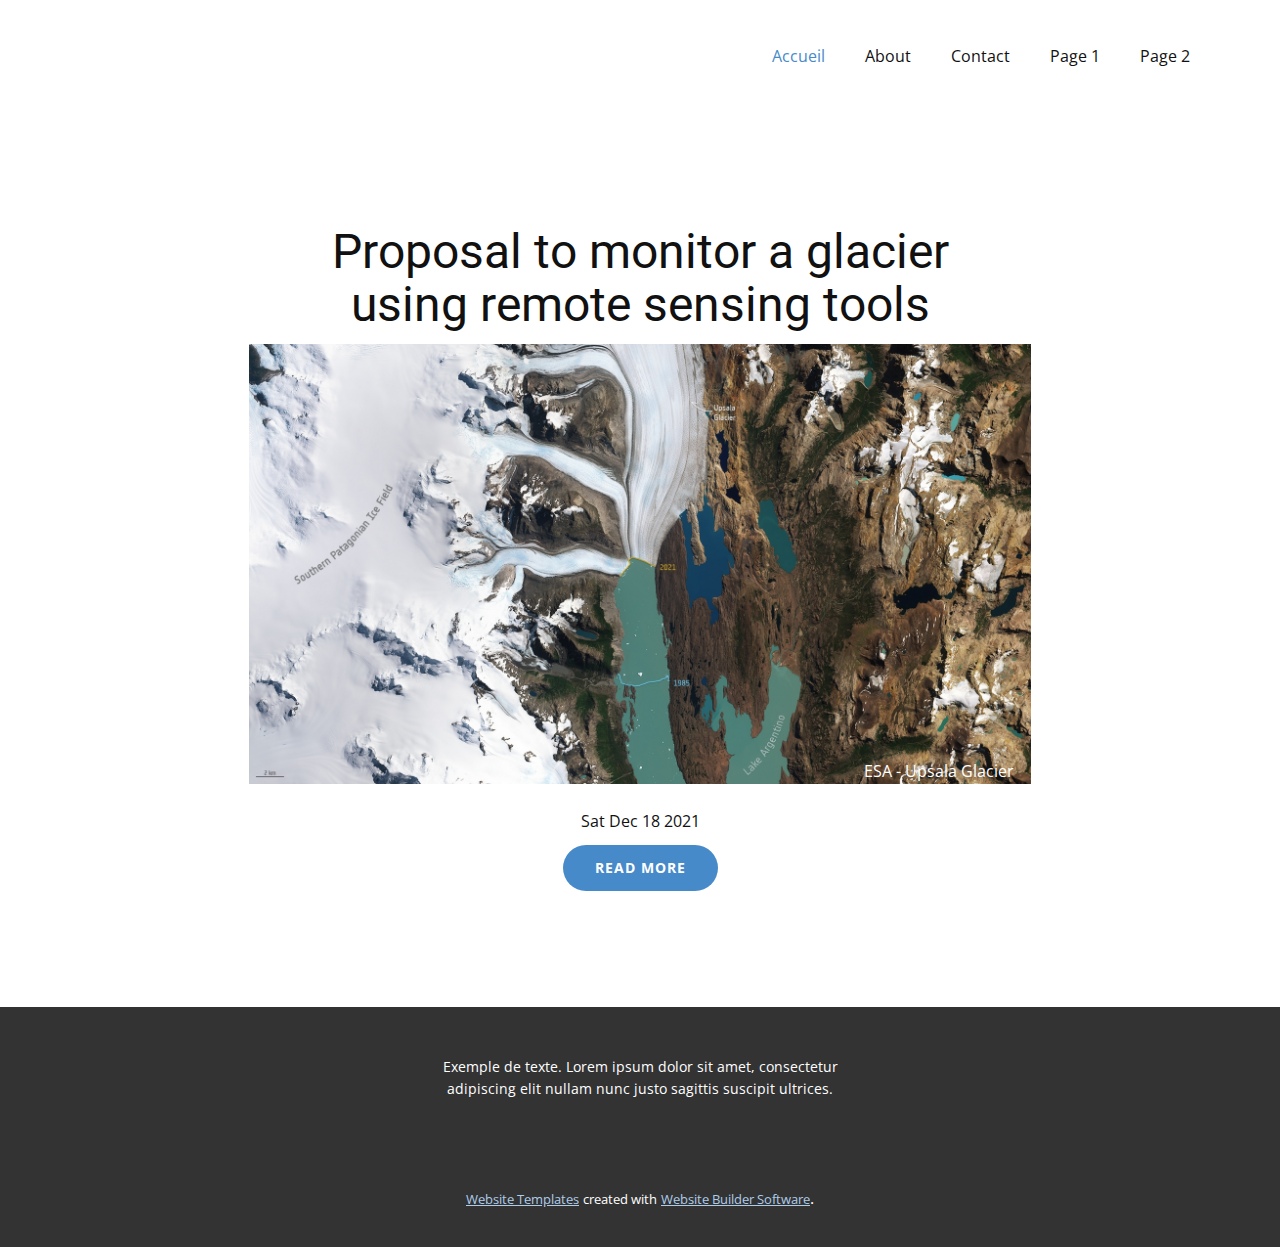
<file: index.html>
<!DOCTYPE html>
<html style="font-size: 16px;">
  <head>
    <meta name="viewport" content="width=device-width, initial-scale=1.0">
    <meta charset="utf-8">
    <meta name="keywords" content="Post 1 Headline">
    <meta name="description" content="">
    <meta name="page_type" content="np-template-header-footer-from-plugin">
    <title>Accueil</title>
    <link rel="stylesheet" href="nicepage.css" media="screen">
<link rel="stylesheet" href="Accueil.css" media="screen">
    <script class="u-script" type="text/javascript" src="jquery.js" defer=""></script>
    <script class="u-script" type="text/javascript" src="nicepage.js" defer=""></script>
    <meta name="generator" content="Nicepage 3.25.0, nicepage.com">
    <link id="u-theme-google-font" rel="stylesheet" href="https://fonts.googleapis.com/css?family=Roboto:100,100i,300,300i,400,400i,500,500i,700,700i,900,900i|Open+Sans:300,300i,400,400i,600,600i,700,700i,800,800i">
    
    
    <script type="application/ld+json">{
		"@context": "http://schema.org",
		"@type": "Organization",
		"name": ""
}</script>
    <meta name="theme-color" content="#478ac9">
    <meta property="og:title" content="Accueil">
    <meta property="og:type" content="website">
  </head>
  <body data-home-page="Accueil.html" data-home-page-title="Accueil" class="u-body"><header class="u-clearfix u-header u-header" id="sec-ab85"><div class="u-clearfix u-sheet u-sheet-1">
        <nav class="u-menu u-menu-dropdown u-offcanvas u-menu-1">
          <div class="menu-collapse" style="font-size: 1rem; letter-spacing: 0px;">
            <a class="u-button-style u-custom-left-right-menu-spacing u-custom-padding-bottom u-custom-top-bottom-menu-spacing u-nav-link u-text-active-palette-1-base u-text-hover-palette-2-base" href="#">
              <svg><use xmlns:xlink="http://www.w3.org/1999/xlink" xlink:href="#menu-hamburger"></use></svg>
              <svg version="1.1" xmlns="http://www.w3.org/2000/svg" xmlns:xlink="http://www.w3.org/1999/xlink"><defs><symbol id="menu-hamburger" viewBox="0 0 16 16" style="width: 16px; height: 16px;"><rect y="1" width="16" height="2"></rect><rect y="7" width="16" height="2"></rect><rect y="13" width="16" height="2"></rect>
</symbol>
</defs></svg>
            </a>
          </div>
          <div class="u-nav-container">
            <ul class="u-nav u-unstyled u-nav-1"><li class="u-nav-item"><a class="u-button-style u-nav-link u-text-active-palette-1-base u-text-hover-palette-2-base" href="Accueil.html" style="padding: 10px 20px;">Accueil</a>
</li><li class="u-nav-item"><a class="u-button-style u-nav-link u-text-active-palette-1-base u-text-hover-palette-2-base" href="About.html" style="padding: 10px 20px;">About</a>
</li><li class="u-nav-item"><a class="u-button-style u-nav-link u-text-active-palette-1-base u-text-hover-palette-2-base" href="Contact.html" style="padding: 10px 20px;">Contact</a>
</li><li class="u-nav-item"><a class="u-button-style u-nav-link u-text-active-palette-1-base u-text-hover-palette-2-base" href="Page-1.html" style="padding: 10px 20px;">Page 1</a>
</li><li class="u-nav-item"><a class="u-button-style u-nav-link u-text-active-palette-1-base u-text-hover-palette-2-base" href="Page-2.html" style="padding: 10px 20px;">Page 2</a>
</li></ul>
          </div>
          <div class="u-nav-container-collapse">
            <div class="u-black u-container-style u-inner-container-layout u-opacity u-opacity-95 u-sidenav">
              <div class="u-sidenav-overflow">
                <div class="u-menu-close"></div>
                <ul class="u-align-center u-nav u-popupmenu-items u-unstyled u-nav-2"><li class="u-nav-item"><a class="u-button-style u-nav-link" href="Accueil.html">Accueil</a>
</li><li class="u-nav-item"><a class="u-button-style u-nav-link" href="About.html">About</a>
</li><li class="u-nav-item"><a class="u-button-style u-nav-link" href="Contact.html">Contact</a>
</li><li class="u-nav-item"><a class="u-button-style u-nav-link" href="Page-1.html">Page 1</a>
</li><li class="u-nav-item"><a class="u-button-style u-nav-link" href="Page-2.html">Page 2</a>
</li></ul>
              </div>
            </div>
            <div class="u-black u-menu-overlay u-opacity u-opacity-70"></div>
          </div>
        </nav>
      </div></header>
    <section class="u-clearfix u-section-1" id="sec-085a">
      <div class="u-clearfix u-sheet u-sheet-1"><!--blog--><!--blog_options_json--><!--{"type":"Recent","source":"","tags":"","count":""}--><!--/blog_options_json-->
        <div class="u-blog u-expanded-width u-blog-1">
          <div class="u-repeater u-repeater-1"><!--blog_post-->
            <div class="u-blog-post u-container-style u-repeater-item u-repeater-item-1">
              <div class="u-container-layout u-similar-container u-container-layout-1">
                <h1 class="u-align-center u-text u-text-1"> Proposal to monitor a glacier using remote sensing tools</h1>
                <img class="u-image u-image-default u-image-1" src="images/Upsala_Glacier.jpg" alt="" data-image-width="1920" data-image-height="1080">
                <p class="u-text u-text-body-alt-color u-text-2">
                  <a href="https://www.esa.int/ESA_Multimedia/Images/2021/05/Upsala_Glacier" class="u-active-none u-border-none u-btn u-button-link u-button-style u-hover-none u-none u-text-white u-btn-1">ESA - Upsala Glacier</a>
                </p><!--blog_post_metadata-->
                <div class="u-align-center u-blog-control u-metadata u-metadata-1"><!--blog_post_metadata_date-->
                  <span class="u-meta-date u-meta-icon"><!--blog_post_metadata_date_content-->Sat Dec 18 2021<!--/blog_post_metadata_date_content--></span><!--/blog_post_metadata_date-->
                </div><!--/blog_post_metadata-->
                <a href="Page-1.html" data-page-id="20397829" class="u-border-2 u-border-hover-palette-1-base u-btn u-btn-round u-button-style u-hover-palette-1-light-1 u-palette-1-base u-radius-50 u-btn-2">Read more</a>
              </div>
            </div><!--/blog_post-->
          </div>
        </div><!--/blog-->
      </div>
    </section>
    
    
    <footer class="u-align-center u-clearfix u-footer u-grey-80 u-footer" id="sec-b0a4"><div class="u-clearfix u-sheet u-sheet-1">
        <p class="u-small-text u-text u-text-variant u-text-1"> Exemple de texte. Lorem ipsum dolor sit amet, consectetur adipiscing elit nullam nunc justo sagittis suscipit ultrices.</p>
      </div></footer>
    <section class="u-backlink u-clearfix u-grey-80">
      <a class="u-link" href="https://nicepage.com/website-templates" target="_blank">
        <span>Website Templates</span>
      </a>
      <p class="u-text">
        <span>created with</span>
      </p>
      <a class="u-link" href="https://nicepage.com/" target="_blank">
        <span>Website Builder Software</span>
      </a>. 
    </section>
  </body>
</html>
</file>
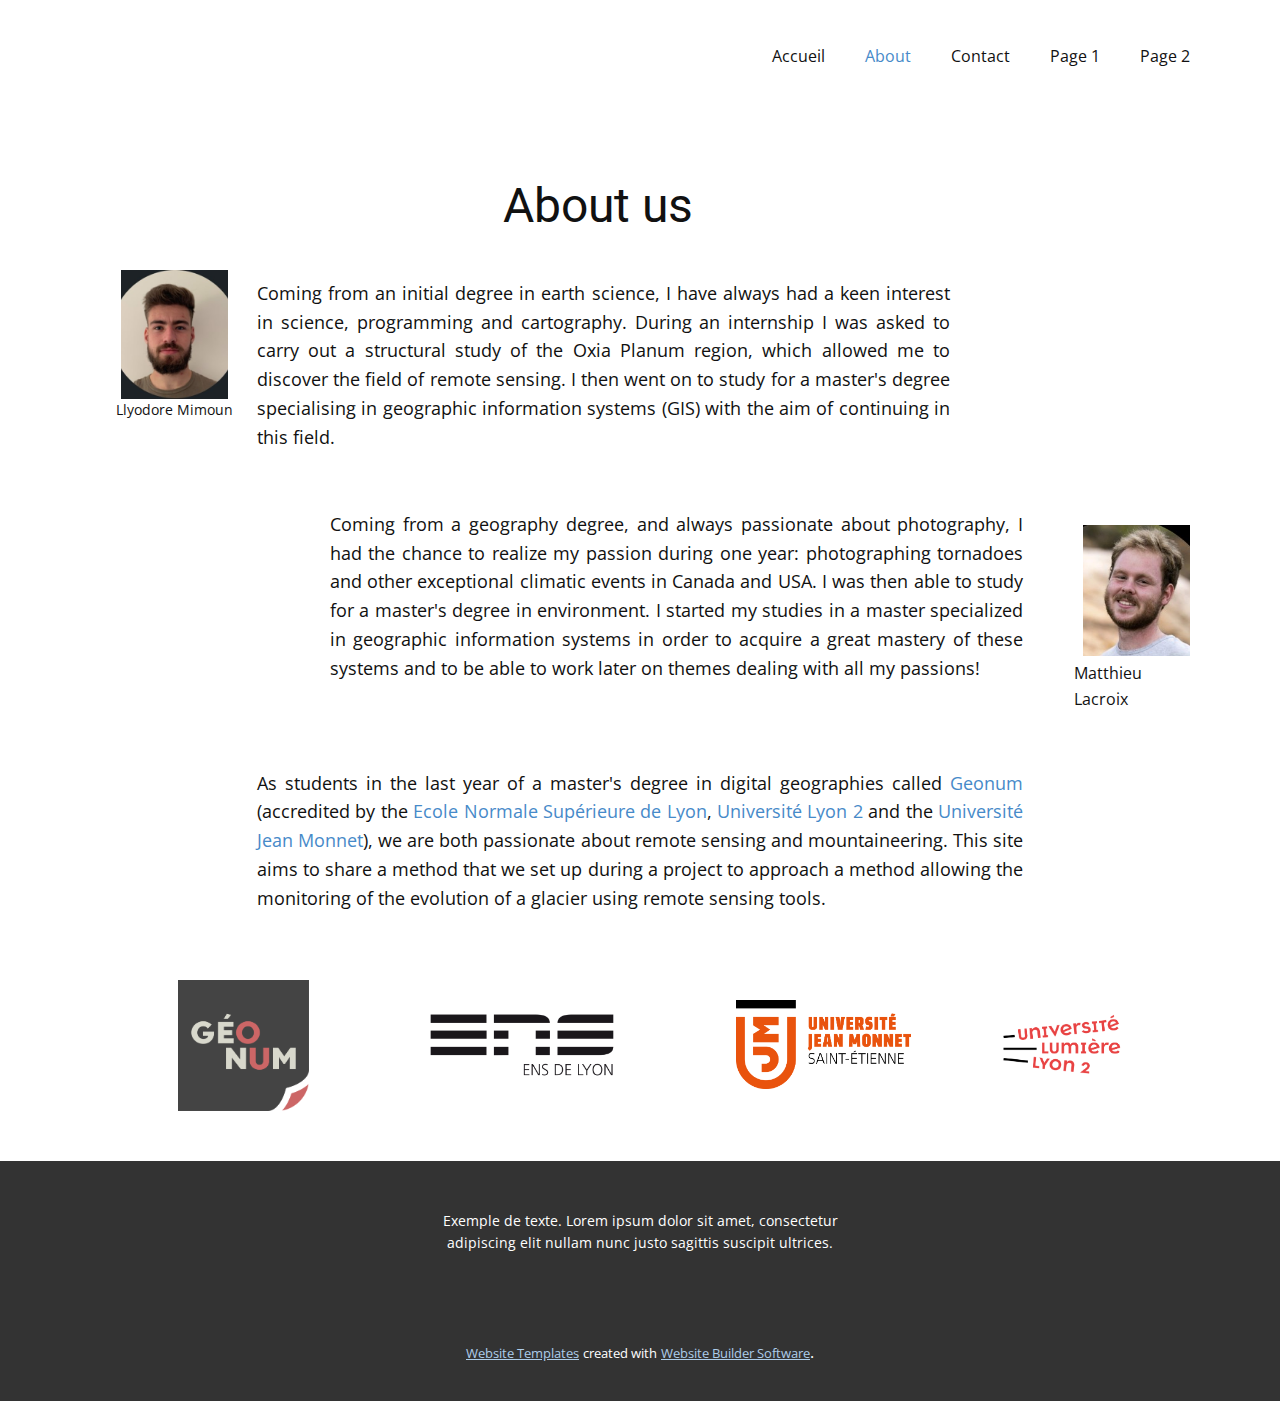
<file: About.html>
<!DOCTYPE html>
<html style="font-size: 16px;">
  <head>
    <meta name="viewport" content="width=device-width, initial-scale=1.0">
    <meta charset="utf-8">
    <meta name="keywords" content="About">
    <meta name="description" content="">
    <meta name="page_type" content="np-template-header-footer-from-plugin">
    <title>About</title>
    <link rel="stylesheet" href="nicepage.css" media="screen">
<link rel="stylesheet" href="About.css" media="screen">
    <script class="u-script" type="text/javascript" src="jquery.js" defer=""></script>
    <script class="u-script" type="text/javascript" src="nicepage.js" defer=""></script>
    <meta name="generator" content="Nicepage 3.25.0, nicepage.com">
    <link id="u-theme-google-font" rel="stylesheet" href="https://fonts.googleapis.com/css?family=Roboto:100,100i,300,300i,400,400i,500,500i,700,700i,900,900i|Open+Sans:300,300i,400,400i,600,600i,700,700i,800,800i">
    
    
    <script type="application/ld+json">{
		"@context": "http://schema.org",
		"@type": "Organization",
		"name": ""
}</script>
    <meta name="theme-color" content="#478ac9">
    <meta property="og:title" content="About">
    <meta property="og:type" content="website">
  </head>
  <body class="u-body"><header class="u-clearfix u-header u-header" id="sec-ab85"><div class="u-clearfix u-sheet u-sheet-1">
        <nav class="u-menu u-menu-dropdown u-offcanvas u-menu-1">
          <div class="menu-collapse" style="font-size: 1rem; letter-spacing: 0px;">
            <a class="u-button-style u-custom-left-right-menu-spacing u-custom-padding-bottom u-custom-top-bottom-menu-spacing u-nav-link u-text-active-palette-1-base u-text-hover-palette-2-base" href="#">
              <svg><use xmlns:xlink="http://www.w3.org/1999/xlink" xlink:href="#menu-hamburger"></use></svg>
              <svg version="1.1" xmlns="http://www.w3.org/2000/svg" xmlns:xlink="http://www.w3.org/1999/xlink"><defs><symbol id="menu-hamburger" viewBox="0 0 16 16" style="width: 16px; height: 16px;"><rect y="1" width="16" height="2"></rect><rect y="7" width="16" height="2"></rect><rect y="13" width="16" height="2"></rect>
</symbol>
</defs></svg>
            </a>
          </div>
          <div class="u-nav-container">
            <ul class="u-nav u-unstyled u-nav-1"><li class="u-nav-item"><a class="u-button-style u-nav-link u-text-active-palette-1-base u-text-hover-palette-2-base" href="Accueil.html" style="padding: 10px 20px;">Accueil</a>
</li><li class="u-nav-item"><a class="u-button-style u-nav-link u-text-active-palette-1-base u-text-hover-palette-2-base" href="About.html" style="padding: 10px 20px;">About</a>
</li><li class="u-nav-item"><a class="u-button-style u-nav-link u-text-active-palette-1-base u-text-hover-palette-2-base" href="Contact.html" style="padding: 10px 20px;">Contact</a>
</li><li class="u-nav-item"><a class="u-button-style u-nav-link u-text-active-palette-1-base u-text-hover-palette-2-base" href="Page-1.html" style="padding: 10px 20px;">Page 1</a>
</li><li class="u-nav-item"><a class="u-button-style u-nav-link u-text-active-palette-1-base u-text-hover-palette-2-base" href="Page-2.html" style="padding: 10px 20px;">Page 2</a>
</li></ul>
          </div>
          <div class="u-nav-container-collapse">
            <div class="u-black u-container-style u-inner-container-layout u-opacity u-opacity-95 u-sidenav">
              <div class="u-sidenav-overflow">
                <div class="u-menu-close"></div>
                <ul class="u-align-center u-nav u-popupmenu-items u-unstyled u-nav-2"><li class="u-nav-item"><a class="u-button-style u-nav-link" href="Accueil.html">Accueil</a>
</li><li class="u-nav-item"><a class="u-button-style u-nav-link" href="About.html">About</a>
</li><li class="u-nav-item"><a class="u-button-style u-nav-link" href="Contact.html">Contact</a>
</li><li class="u-nav-item"><a class="u-button-style u-nav-link" href="Page-1.html">Page 1</a>
</li><li class="u-nav-item"><a class="u-button-style u-nav-link" href="Page-2.html">Page 2</a>
</li></ul>
              </div>
            </div>
            <div class="u-black u-menu-overlay u-opacity u-opacity-70"></div>
          </div>
        </nav>
      </div></header>
    <section class="u-clearfix u-section-1" id="sec-3a21">
      <div class="u-clearfix u-sheet u-sheet-1">
        <h1 class="u-align-justify u-text u-text-1">About us</h1>
        <p class="u-align-justify u-text u-text-2"> Coming from an initial degree in earth science, I have always had a keen interest in science, programming and cartography. During an internship I was asked to carry out a structural study of the Oxia Planum region, which allowed me to discover the field of remote sensing. I then went on to study for a master's degree specialising in geographic information systems (GIS) with the aim of continuing in this field.<br>
          <br>
        </p>
        <img class="u-image u-image-default u-image-1" src="images/photo_moi.jpg" alt="" data-image-width="335" data-image-height="334">
        <p class="u-align-justify u-text u-text-3"> Llyodore Mimoun</p>
        <img class="u-image u-image-default u-preserve-proportions u-image-2" src="images/matthieu.jpg" alt="" data-image-width="174" data-image-height="213">
        <p class="u-align-justify u-text u-text-4">Coming from a geography degree, and always passionate about photography, I had the chance to realize my passion during one year: photographing tornadoes and other exceptional climatic events in Canada and USA. I was then able to study for a master's degree in environment. I started my studies in a master specialized in geographic information systems in order to acquire a great mastery of these systems and to be able to work later on themes dealing with all my passions!<br>
          <br>
        </p>
        <p class="u-align-justify u-text u-text-5"> Matthieu Lac<span style="font-size: 0.875rem;"></span>roix
        </p>
        <p class="u-align-justify u-text u-text-6">As students in the last year of a master's degree in digital geographies called <a href="https://mastergeonum.org/" class="u-active-none u-border-none u-btn u-button-link u-button-style u-hover-none u-none u-text-palette-1-base u-btn-1" target="_blank">Geonum</a> (accredited by the <a href="http://www.ens-lyon.fr/" class="u-active-none u-border-none u-btn u-button-link u-button-style u-hover-none u-none u-text-palette-1-base u-btn-2" target="_blank">Ecole Normale Supérieure de Lyon</a>, <a href="https://www.univ-lyon2.fr/" class="u-active-none u-border-none u-btn u-button-link u-button-style u-hover-none u-none u-text-palette-1-base u-btn-3" target="_blank">Université Lyon 2</a> and the <a href="https://www.univ-st-etienne.fr/fr/index.html" class="u-active-none u-border-none u-btn u-button-link u-button-style u-hover-none u-none u-text-palette-1-base u-btn-4" target="_blank">Université Jean Monnet</a>), we are both passionate about remote sensing and mountaineering. This site aims to share a method that we set up during a project to approach a method allowing the monitoring of the evolution of a glacier using remote sensing tools.<br>
          <br>
        </p>
        <img class="u-image u-image-default u-image-3" src="images/re_Lyon_2.png" alt="" data-image-width="1890" data-image-height="1063">
        <img class="u-image u-image-default u-preserve-proportions u-image-4" src="images/rvb_original.png" alt="" data-image-width="1418" data-image-height="1418">
        <img class="u-image u-image-default u-image-5" src="images/rieure_de_Lyon_Logo.svg.png" alt="" data-image-width="1200" data-image-height="413">
        <img class="u-image u-image-default u-image-6" src="images/UJM-LOGOS-CMJN-01.png" alt="" data-image-width="5066" data-image-height="2580">
      </div>
    </section>
    
    
    <footer class="u-align-center u-clearfix u-footer u-grey-80 u-footer" id="sec-b0a4"><div class="u-clearfix u-sheet u-sheet-1">
        <p class="u-small-text u-text u-text-variant u-text-1"> Exemple de texte. Lorem ipsum dolor sit amet, consectetur adipiscing elit nullam nunc justo sagittis suscipit ultrices.</p>
      </div></footer>
    <section class="u-backlink u-clearfix u-grey-80">
      <a class="u-link" href="https://nicepage.com/website-templates" target="_blank">
        <span>Website Templates</span>
      </a>
      <p class="u-text">
        <span>created with</span>
      </p>
      <a class="u-link" href="https://nicepage.com/" target="_blank">
        <span>Website Builder Software</span>
      </a>. 
    </section>
  </body>
</html>
</file>
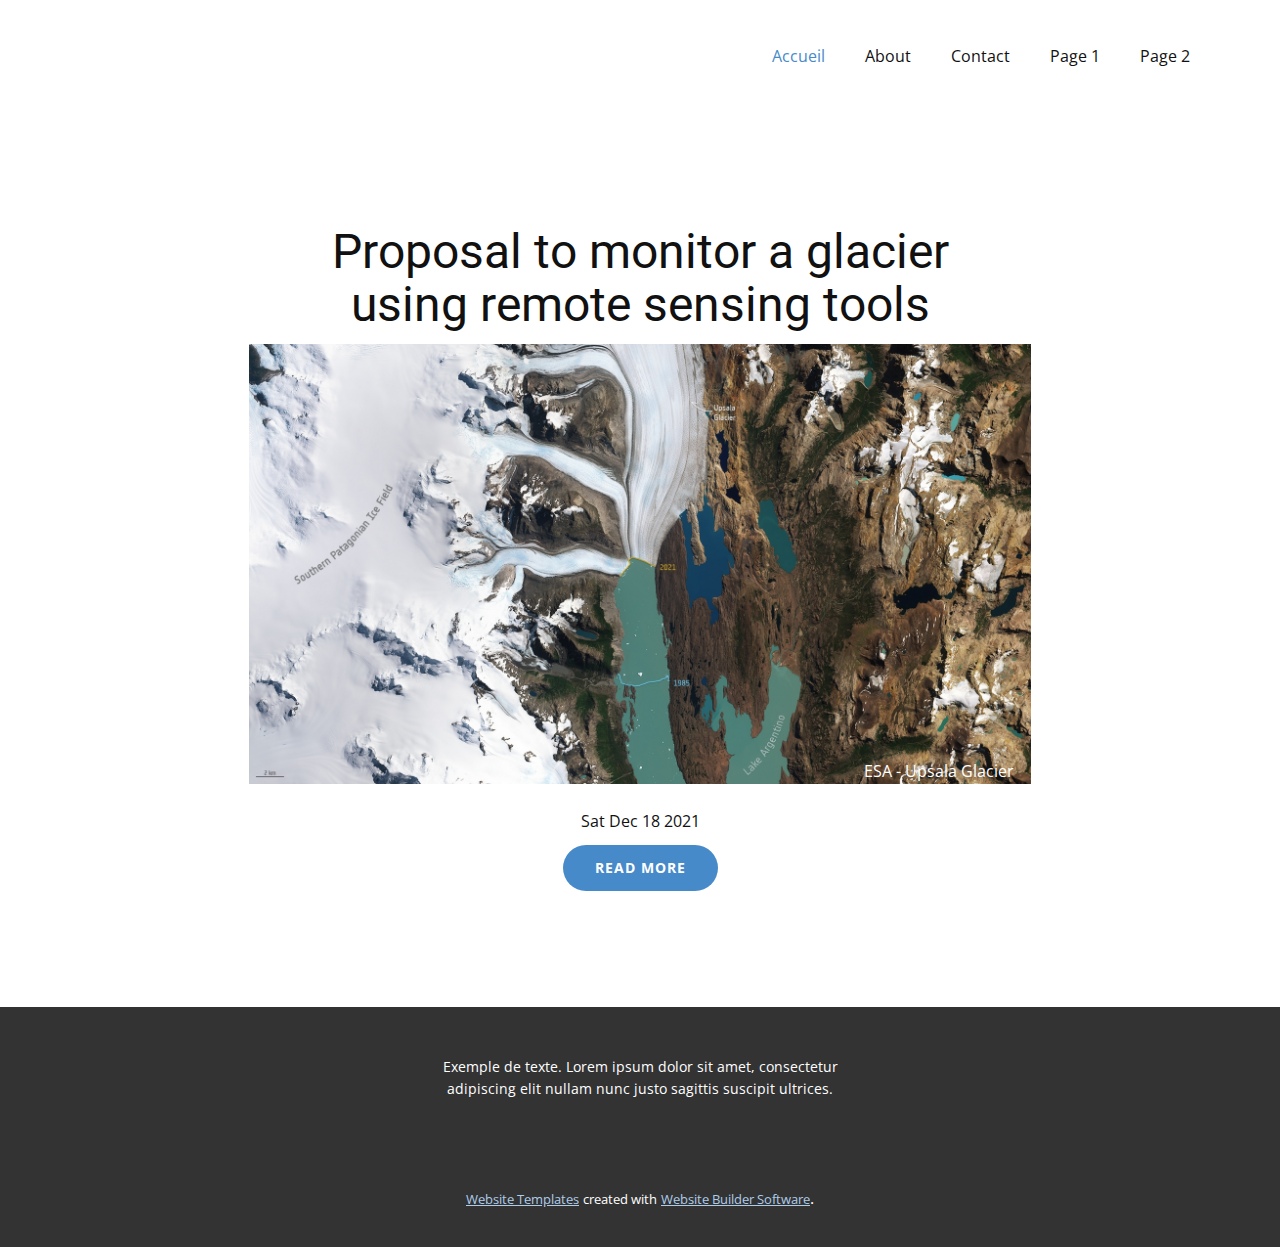
<file: Accueil.html>
<!DOCTYPE html>
<html style="font-size: 16px;">
  <head>
    <meta name="viewport" content="width=device-width, initial-scale=1.0">
    <meta charset="utf-8">
    <meta name="keywords" content="Post 1 Headline">
    <meta name="description" content="">
    <meta name="page_type" content="np-template-header-footer-from-plugin">
    <title>Accueil</title>
    <link rel="stylesheet" href="nicepage.css" media="screen">
<link rel="stylesheet" href="Accueil.css" media="screen">
    <script class="u-script" type="text/javascript" src="jquery.js" defer=""></script>
    <script class="u-script" type="text/javascript" src="nicepage.js" defer=""></script>
    <meta name="generator" content="Nicepage 3.25.0, nicepage.com">
    <link id="u-theme-google-font" rel="stylesheet" href="https://fonts.googleapis.com/css?family=Roboto:100,100i,300,300i,400,400i,500,500i,700,700i,900,900i|Open+Sans:300,300i,400,400i,600,600i,700,700i,800,800i">
    
    
    <script type="application/ld+json">{
		"@context": "http://schema.org",
		"@type": "Organization",
		"name": ""
}</script>
    <meta name="theme-color" content="#478ac9">
    <meta property="og:title" content="Accueil">
    <meta property="og:type" content="website">
  </head>
  <body class="u-body"><header class="u-clearfix u-header u-header" id="sec-ab85"><div class="u-clearfix u-sheet u-sheet-1">
        <nav class="u-menu u-menu-dropdown u-offcanvas u-menu-1">
          <div class="menu-collapse" style="font-size: 1rem; letter-spacing: 0px;">
            <a class="u-button-style u-custom-left-right-menu-spacing u-custom-padding-bottom u-custom-top-bottom-menu-spacing u-nav-link u-text-active-palette-1-base u-text-hover-palette-2-base" href="#">
              <svg><use xmlns:xlink="http://www.w3.org/1999/xlink" xlink:href="#menu-hamburger"></use></svg>
              <svg version="1.1" xmlns="http://www.w3.org/2000/svg" xmlns:xlink="http://www.w3.org/1999/xlink"><defs><symbol id="menu-hamburger" viewBox="0 0 16 16" style="width: 16px; height: 16px;"><rect y="1" width="16" height="2"></rect><rect y="7" width="16" height="2"></rect><rect y="13" width="16" height="2"></rect>
</symbol>
</defs></svg>
            </a>
          </div>
          <div class="u-nav-container">
            <ul class="u-nav u-unstyled u-nav-1"><li class="u-nav-item"><a class="u-button-style u-nav-link u-text-active-palette-1-base u-text-hover-palette-2-base" href="Accueil.html" style="padding: 10px 20px;">Accueil</a>
</li><li class="u-nav-item"><a class="u-button-style u-nav-link u-text-active-palette-1-base u-text-hover-palette-2-base" href="About.html" style="padding: 10px 20px;">About</a>
</li><li class="u-nav-item"><a class="u-button-style u-nav-link u-text-active-palette-1-base u-text-hover-palette-2-base" href="Contact.html" style="padding: 10px 20px;">Contact</a>
</li><li class="u-nav-item"><a class="u-button-style u-nav-link u-text-active-palette-1-base u-text-hover-palette-2-base" href="Page-1.html" style="padding: 10px 20px;">Page 1</a>
</li><li class="u-nav-item"><a class="u-button-style u-nav-link u-text-active-palette-1-base u-text-hover-palette-2-base" href="Page-2.html" style="padding: 10px 20px;">Page 2</a>
</li></ul>
          </div>
          <div class="u-nav-container-collapse">
            <div class="u-black u-container-style u-inner-container-layout u-opacity u-opacity-95 u-sidenav">
              <div class="u-sidenav-overflow">
                <div class="u-menu-close"></div>
                <ul class="u-align-center u-nav u-popupmenu-items u-unstyled u-nav-2"><li class="u-nav-item"><a class="u-button-style u-nav-link" href="Accueil.html">Accueil</a>
</li><li class="u-nav-item"><a class="u-button-style u-nav-link" href="About.html">About</a>
</li><li class="u-nav-item"><a class="u-button-style u-nav-link" href="Contact.html">Contact</a>
</li><li class="u-nav-item"><a class="u-button-style u-nav-link" href="Page-1.html">Page 1</a>
</li><li class="u-nav-item"><a class="u-button-style u-nav-link" href="Page-2.html">Page 2</a>
</li></ul>
              </div>
            </div>
            <div class="u-black u-menu-overlay u-opacity u-opacity-70"></div>
          </div>
        </nav>
      </div></header>
    <section class="u-clearfix u-section-1" id="sec-085a">
      <div class="u-clearfix u-sheet u-sheet-1"><!--blog--><!--blog_options_json--><!--{"type":"Recent","source":"","tags":"","count":""}--><!--/blog_options_json-->
        <div class="u-blog u-expanded-width u-blog-1">
          <div class="u-repeater u-repeater-1"><!--blog_post-->
            <div class="u-blog-post u-container-style u-repeater-item u-repeater-item-1">
              <div class="u-container-layout u-similar-container u-container-layout-1">
                <h1 class="u-align-center u-text u-text-1"> Proposal to monitor a glacier using remote sensing tools</h1>
                <img class="u-image u-image-default u-image-1" src="images/Upsala_Glacier.jpg" alt="" data-image-width="1920" data-image-height="1080">
                <p class="u-text u-text-body-alt-color u-text-2">
                  <a href="https://www.esa.int/ESA_Multimedia/Images/2021/05/Upsala_Glacier" class="u-active-none u-border-none u-btn u-button-link u-button-style u-hover-none u-none u-text-white u-btn-1">ESA - Upsala Glacier</a>
                </p><!--blog_post_metadata-->
                <div class="u-align-center u-blog-control u-metadata u-metadata-1"><!--blog_post_metadata_date-->
                  <span class="u-meta-date u-meta-icon"><!--blog_post_metadata_date_content-->Sat Dec 18 2021<!--/blog_post_metadata_date_content--></span><!--/blog_post_metadata_date-->
                </div><!--/blog_post_metadata-->
                <a href="Page-1.html" data-page-id="20397829" class="u-border-2 u-border-hover-palette-1-base u-btn u-btn-round u-button-style u-hover-palette-1-light-1 u-palette-1-base u-radius-50 u-btn-2">Read more</a>
              </div>
            </div><!--/blog_post-->
          </div>
        </div><!--/blog-->
      </div>
    </section>
    
    
    <footer class="u-align-center u-clearfix u-footer u-grey-80 u-footer" id="sec-b0a4"><div class="u-clearfix u-sheet u-sheet-1">
        <p class="u-small-text u-text u-text-variant u-text-1"> Exemple de texte. Lorem ipsum dolor sit amet, consectetur adipiscing elit nullam nunc justo sagittis suscipit ultrices.</p>
      </div></footer>
    <section class="u-backlink u-clearfix u-grey-80">
      <a class="u-link" href="https://nicepage.com/website-templates" target="_blank">
        <span>Website Templates</span>
      </a>
      <p class="u-text">
        <span>created with</span>
      </p>
      <a class="u-link" href="https://nicepage.com/" target="_blank">
        <span>Website Builder Software</span>
      </a>. 
    </section>
  </body>
</html>
</file>
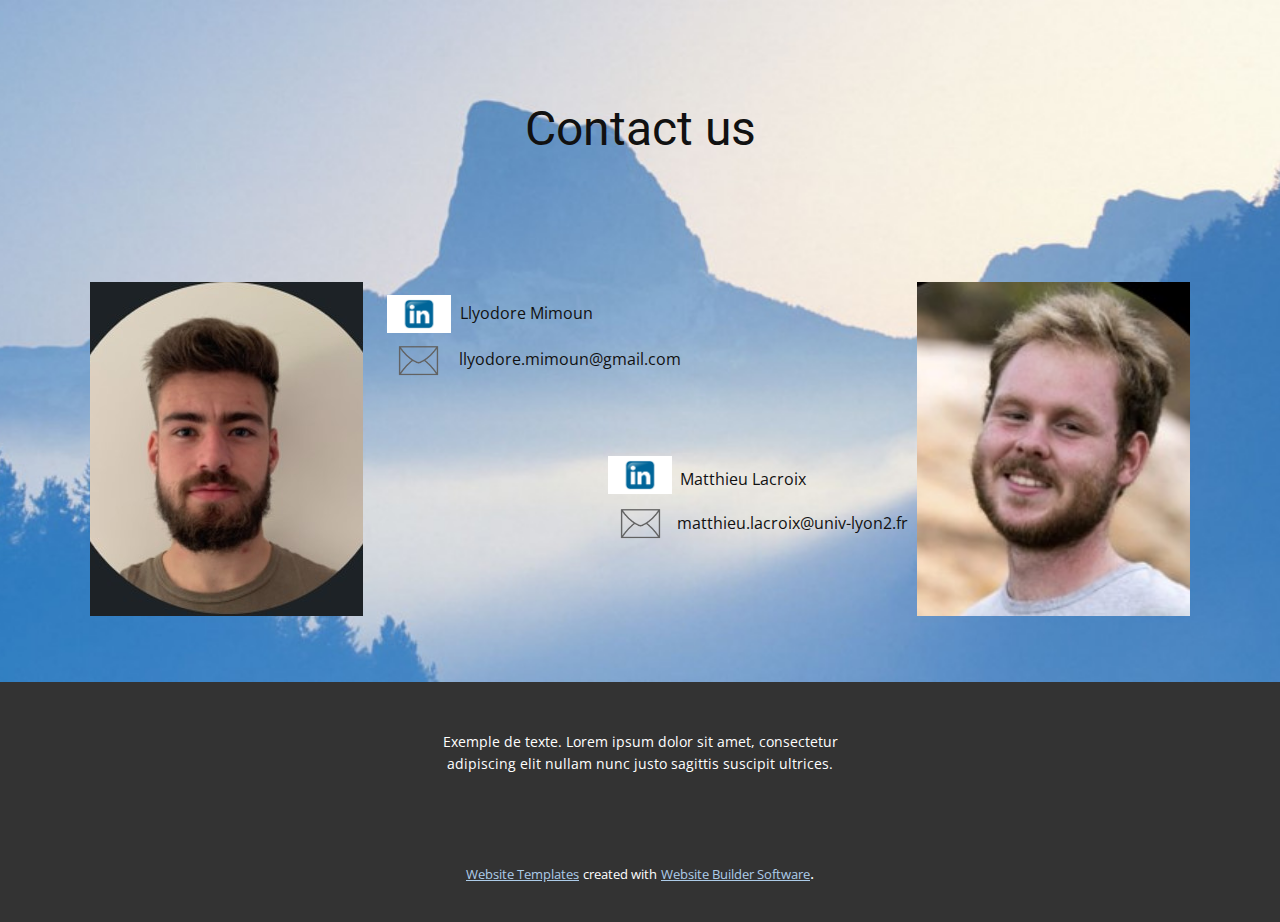
<file: Contact.html>
<!DOCTYPE html>
<html style="font-size: 16px;">
  <head>
    <meta name="viewport" content="width=device-width, initial-scale=1.0">
    <meta charset="utf-8">
    <meta name="keywords" content="Glacier monitoring by remote sensing">
    <meta name="description" content="">
    <meta name="page_type" content="np-template-header-footer-from-plugin">
    <title>Contact</title>
    <link rel="stylesheet" href="nicepage.css" media="screen">
<link rel="stylesheet" href="Contact.css" media="screen">
    <script class="u-script" type="text/javascript" src="jquery.js" defer=""></script>
    <script class="u-script" type="text/javascript" src="nicepage.js" defer=""></script>
    <meta name="generator" content="Nicepage 3.25.0, nicepage.com">
    <link id="u-theme-google-font" rel="stylesheet" href="https://fonts.googleapis.com/css?family=Roboto:100,100i,300,300i,400,400i,500,500i,700,700i,900,900i|Open+Sans:300,300i,400,400i,600,600i,700,700i,800,800i">
    
    
    <script type="application/ld+json">{
		"@context": "http://schema.org",
		"@type": "Organization",
		"name": ""
}</script>
    <meta name="theme-color" content="#478ac9">
    <meta property="og:title" content="Contact">
    <meta property="og:type" content="website">
  </head>
  <body class="u-body">
    <section class="u-align-center u-clearfix u-image u-section-1" id="sec-901d" data-image-width="1140" data-image-height="482">
      <div class="u-clearfix u-sheet u-sheet-1">
        <h1 class="u-text u-text-1">Contact us</h1>
        <img class="u-image u-image-default u-image-1" src="images/comment-utiliser-linkedin.jpg" alt="" data-image-width="1100" data-image-height="619">
        <p class="u-align-center u-text u-text-2">Llyodore Mimoun</p>
        <img class="u-image u-image-default u-image-2" src="images/comment-utiliser-linkedin.jpg" alt="" data-image-width="1100" data-image-height="619">
        <p class="u-align-center u-text u-text-3">llyodore.mimoun@gmail.com</p>
        <img class="u-image u-image-default u-preserve-proportions u-image-3" src="images/icon-mail.png" alt="" data-image-width="180" data-image-height="180">
        <img class="u-image u-image-default u-image-4" src="images/photo_moi.jpg" alt="" data-image-width="335" data-image-height="334">
        <img class="u-image u-image-default u-preserve-proportions u-image-5" src="images/matthieu.jpg" alt="" data-image-width="174" data-image-height="213">
        <img class="u-image u-image-default u-preserve-proportions u-image-6" src="images/icon-mail.png" alt="" data-image-width="180" data-image-height="180">
        <p class="u-align-center u-text u-text-4">matthieu.lacroix@univ-lyon2.fr</p>
        <p class="u-align-center u-text u-text-5"> Matthieu Lacroix</p>
      </div>
    </section>
    
    
    <footer class="u-align-center u-clearfix u-footer u-grey-80 u-footer" id="sec-b0a4"><div class="u-clearfix u-sheet u-sheet-1">
        <p class="u-small-text u-text u-text-variant u-text-1"> Exemple de texte. Lorem ipsum dolor sit amet, consectetur adipiscing elit nullam nunc justo sagittis suscipit ultrices.</p>
      </div></footer>
    <section class="u-backlink u-clearfix u-grey-80">
      <a class="u-link" href="https://nicepage.com/website-templates" target="_blank">
        <span>Website Templates</span>
      </a>
      <p class="u-text">
        <span>created with</span>
      </p>
      <a class="u-link" href="https://nicepage.com/" target="_blank">
        <span>Website Builder Software</span>
      </a>. 
    </section>
  </body>
</html>
</file>
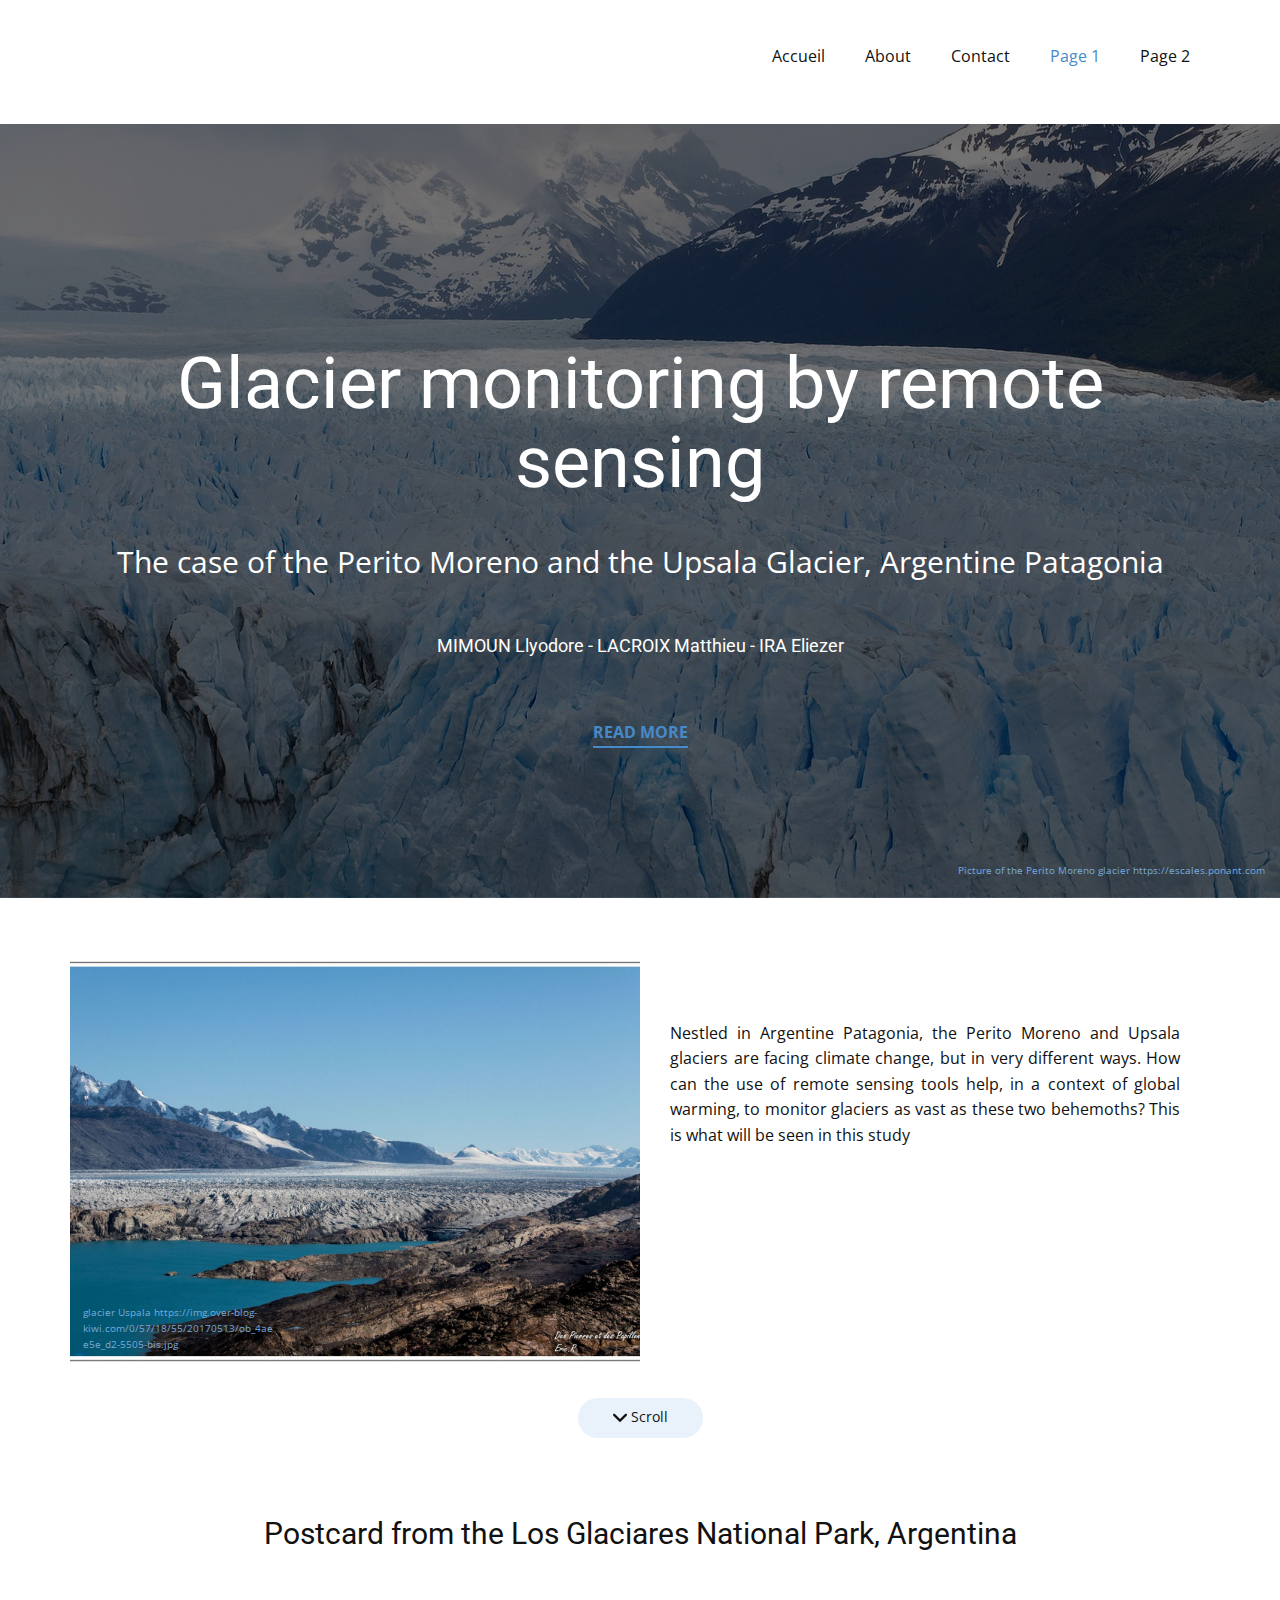
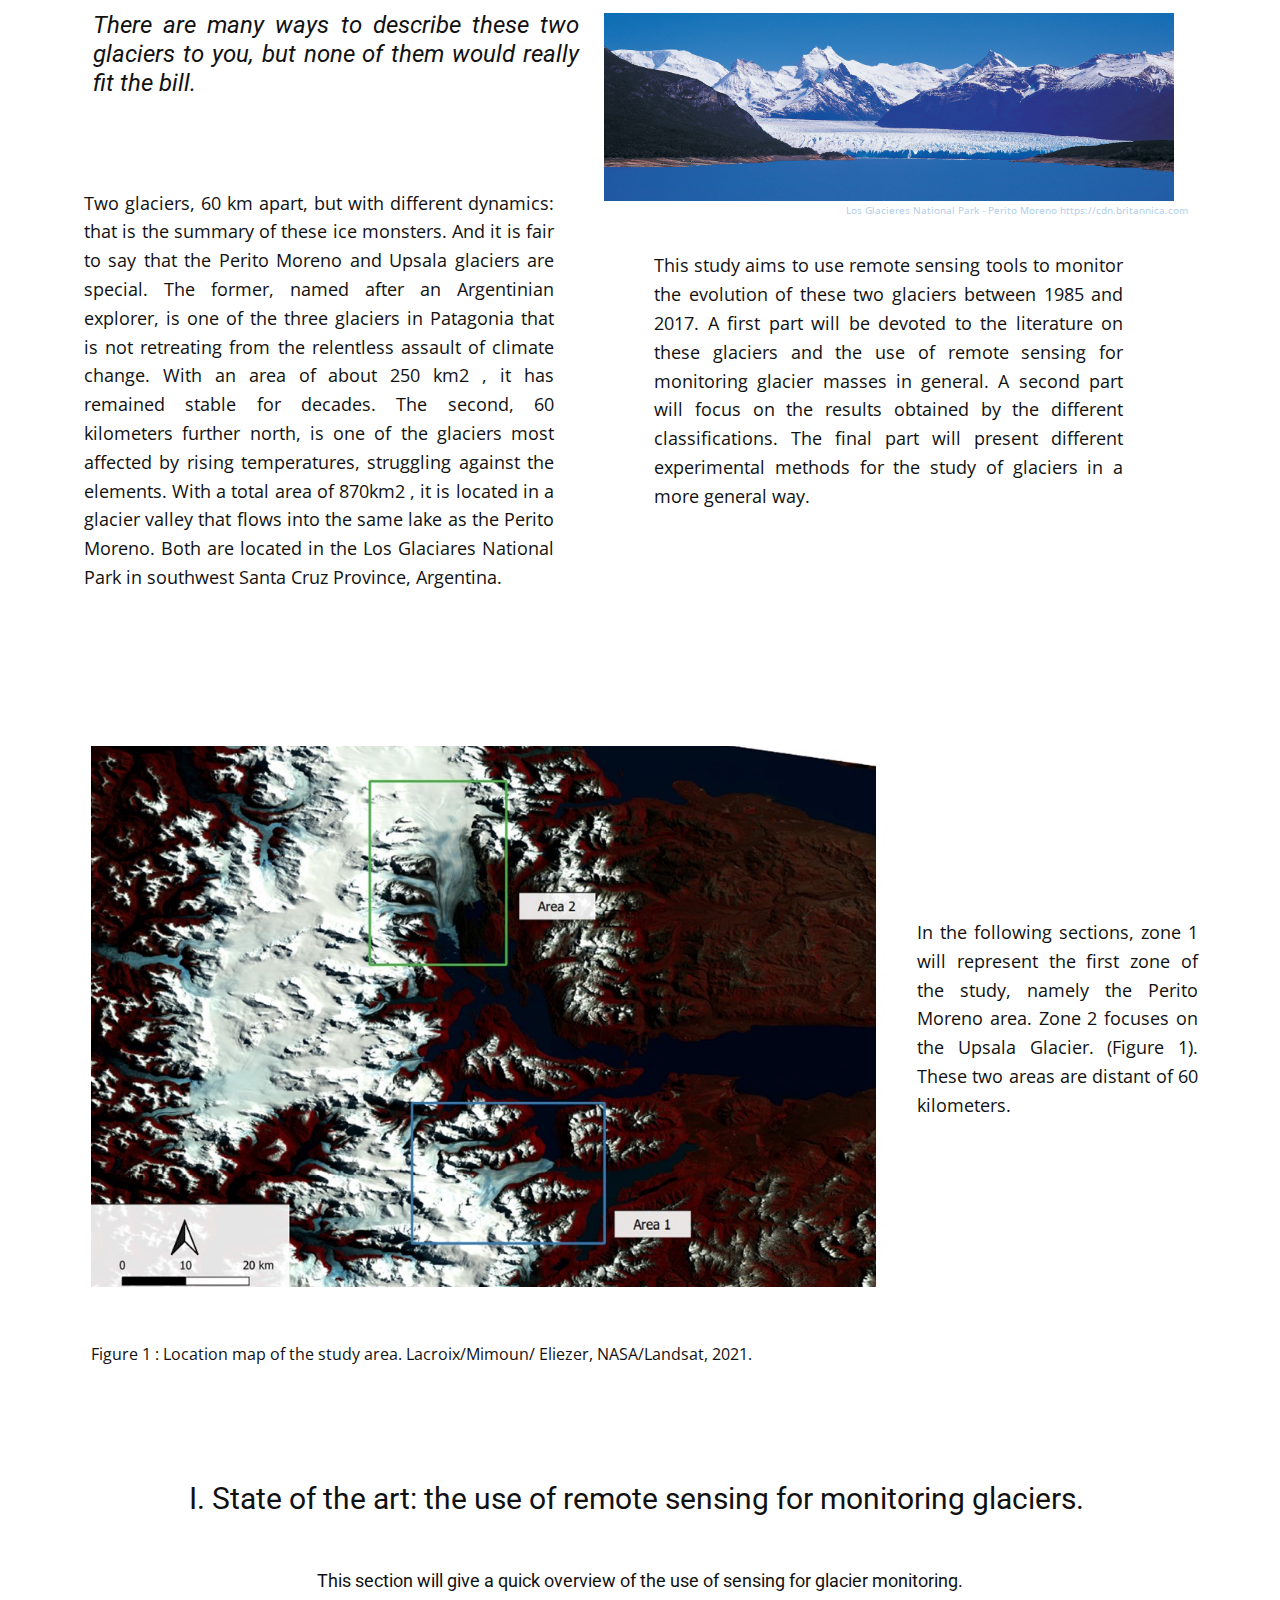
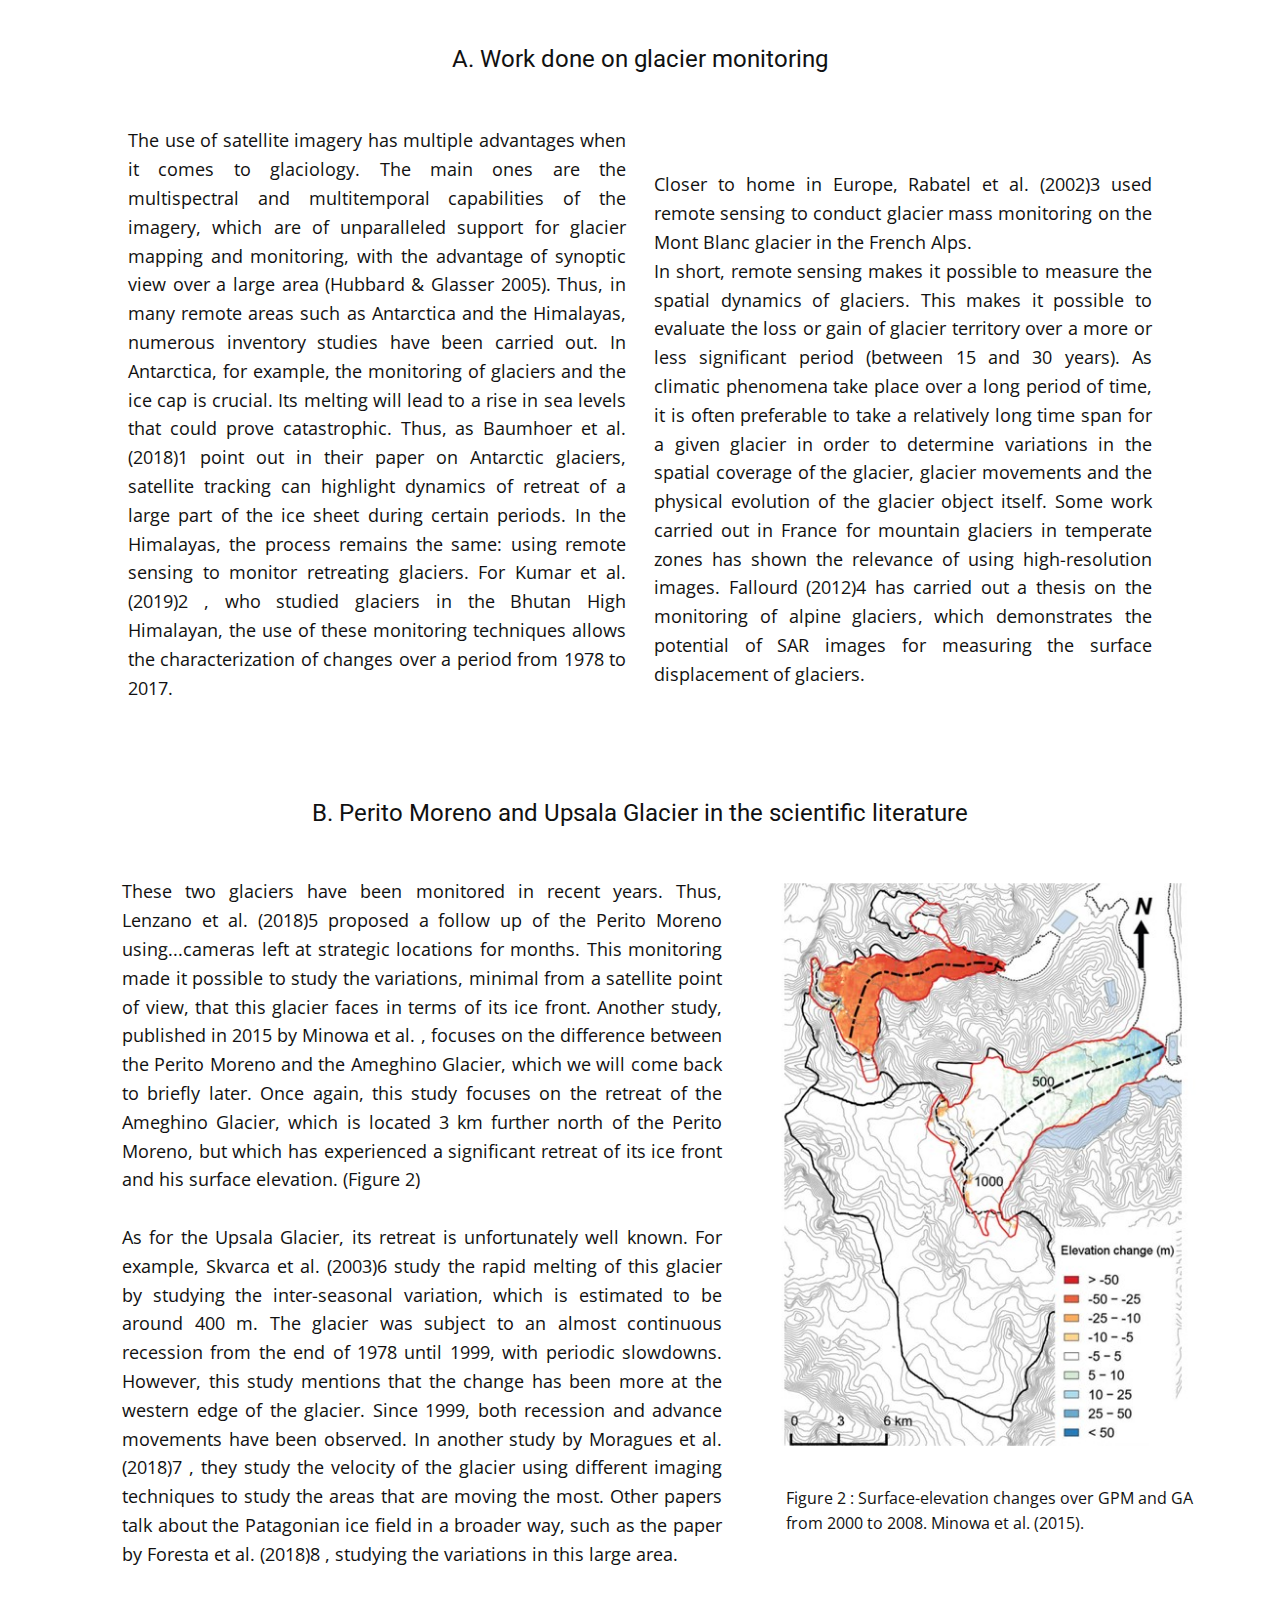
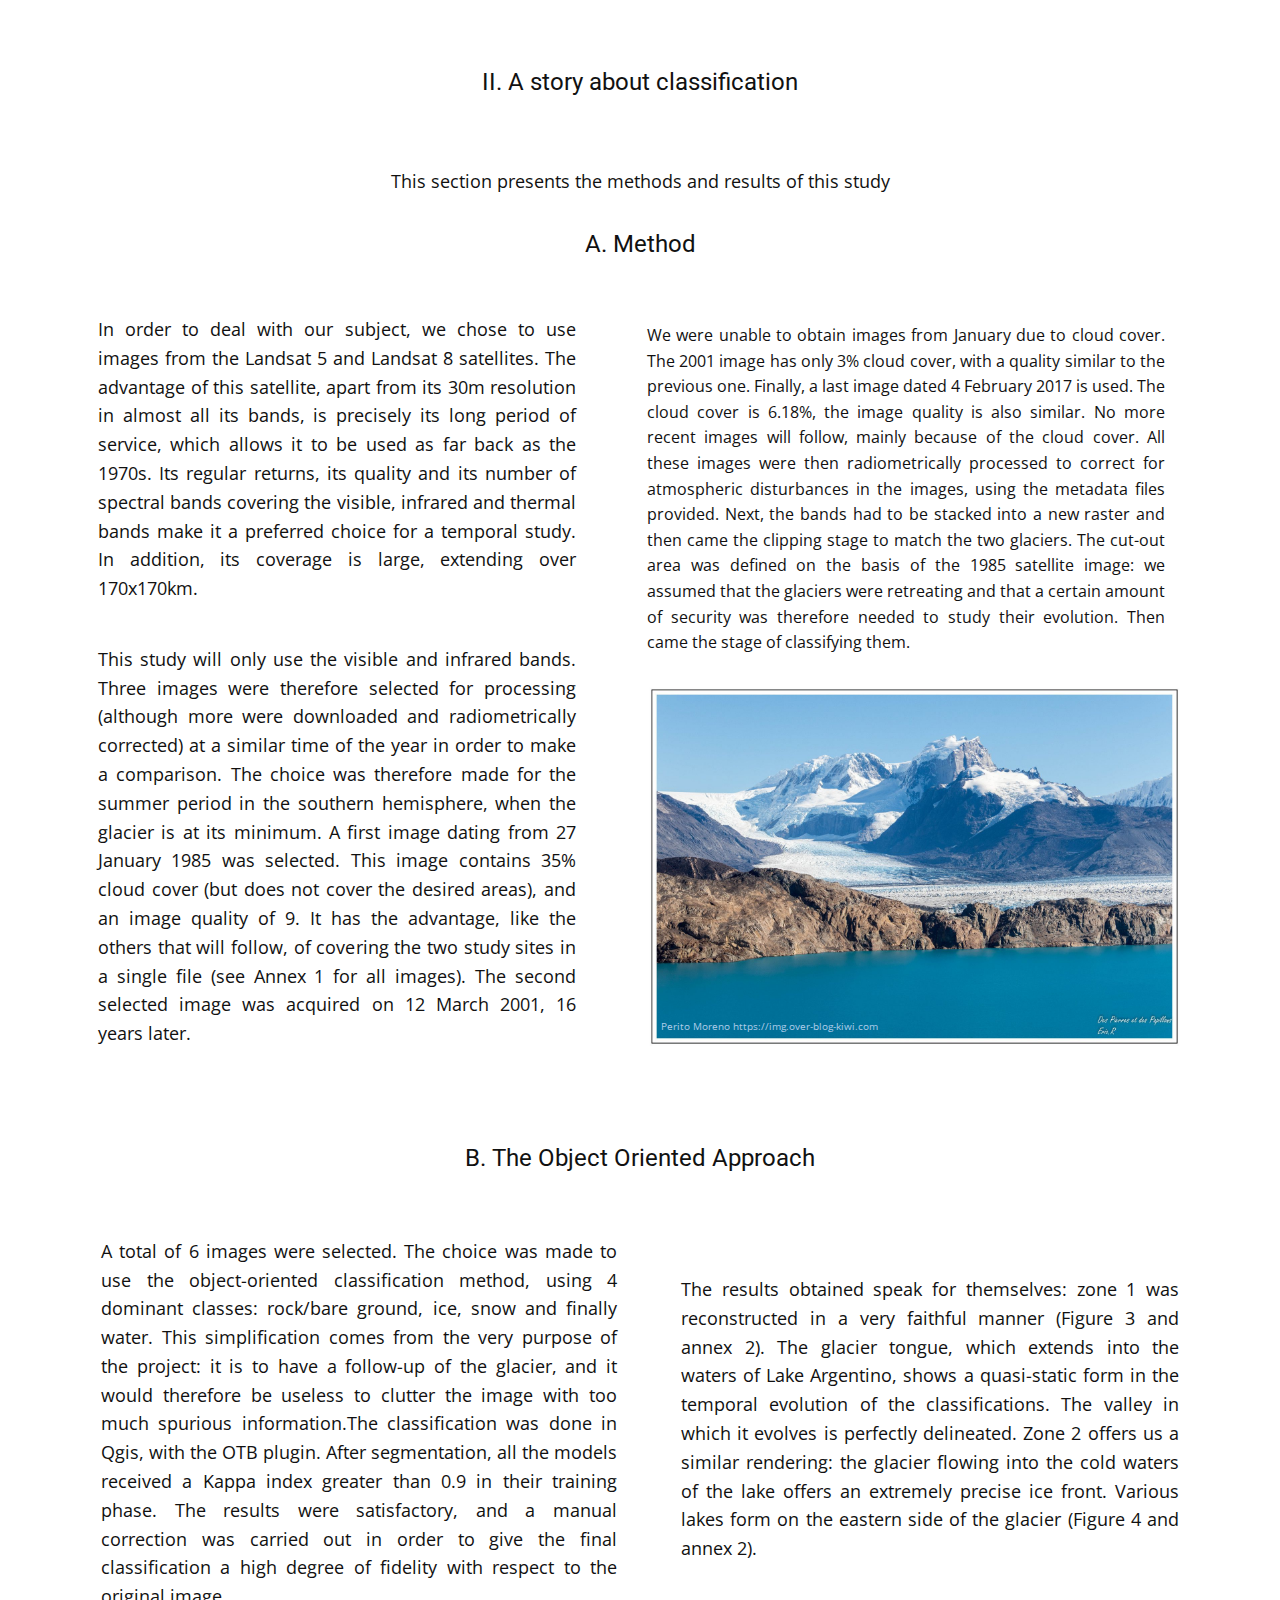
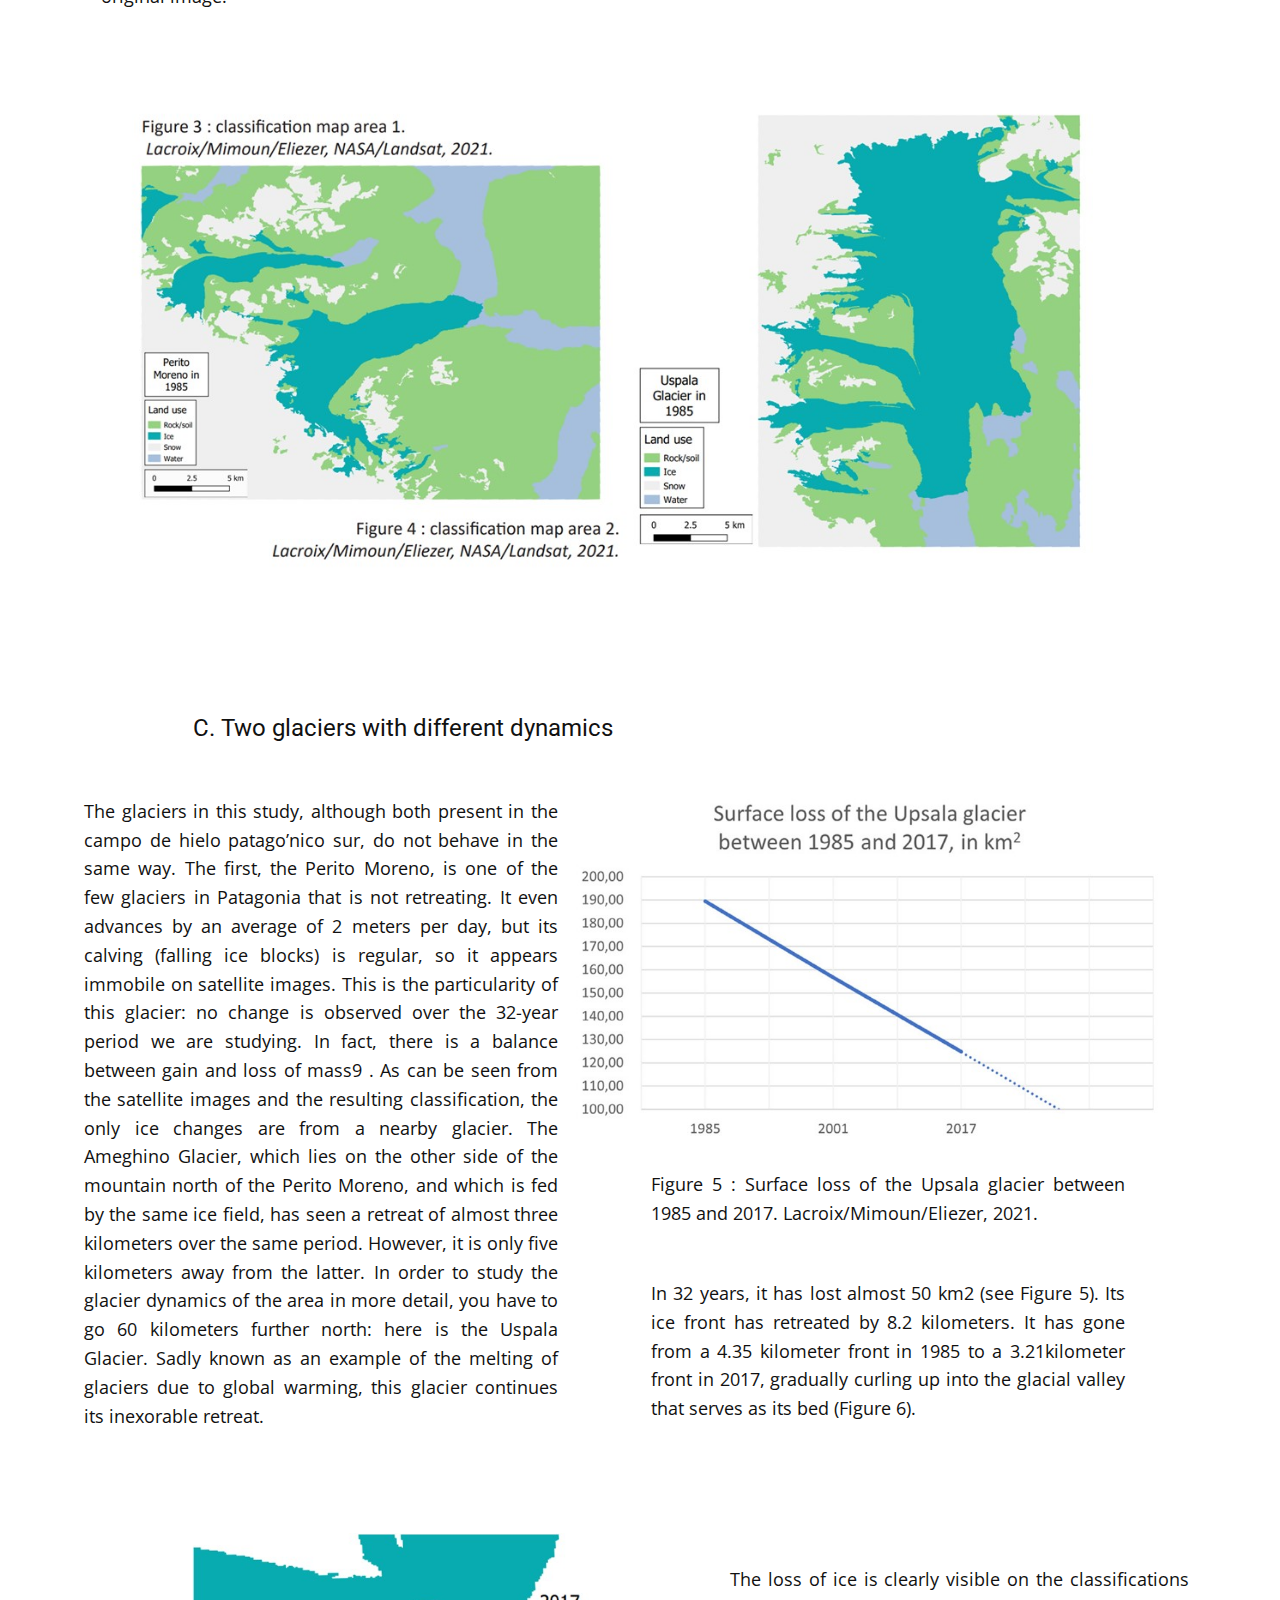
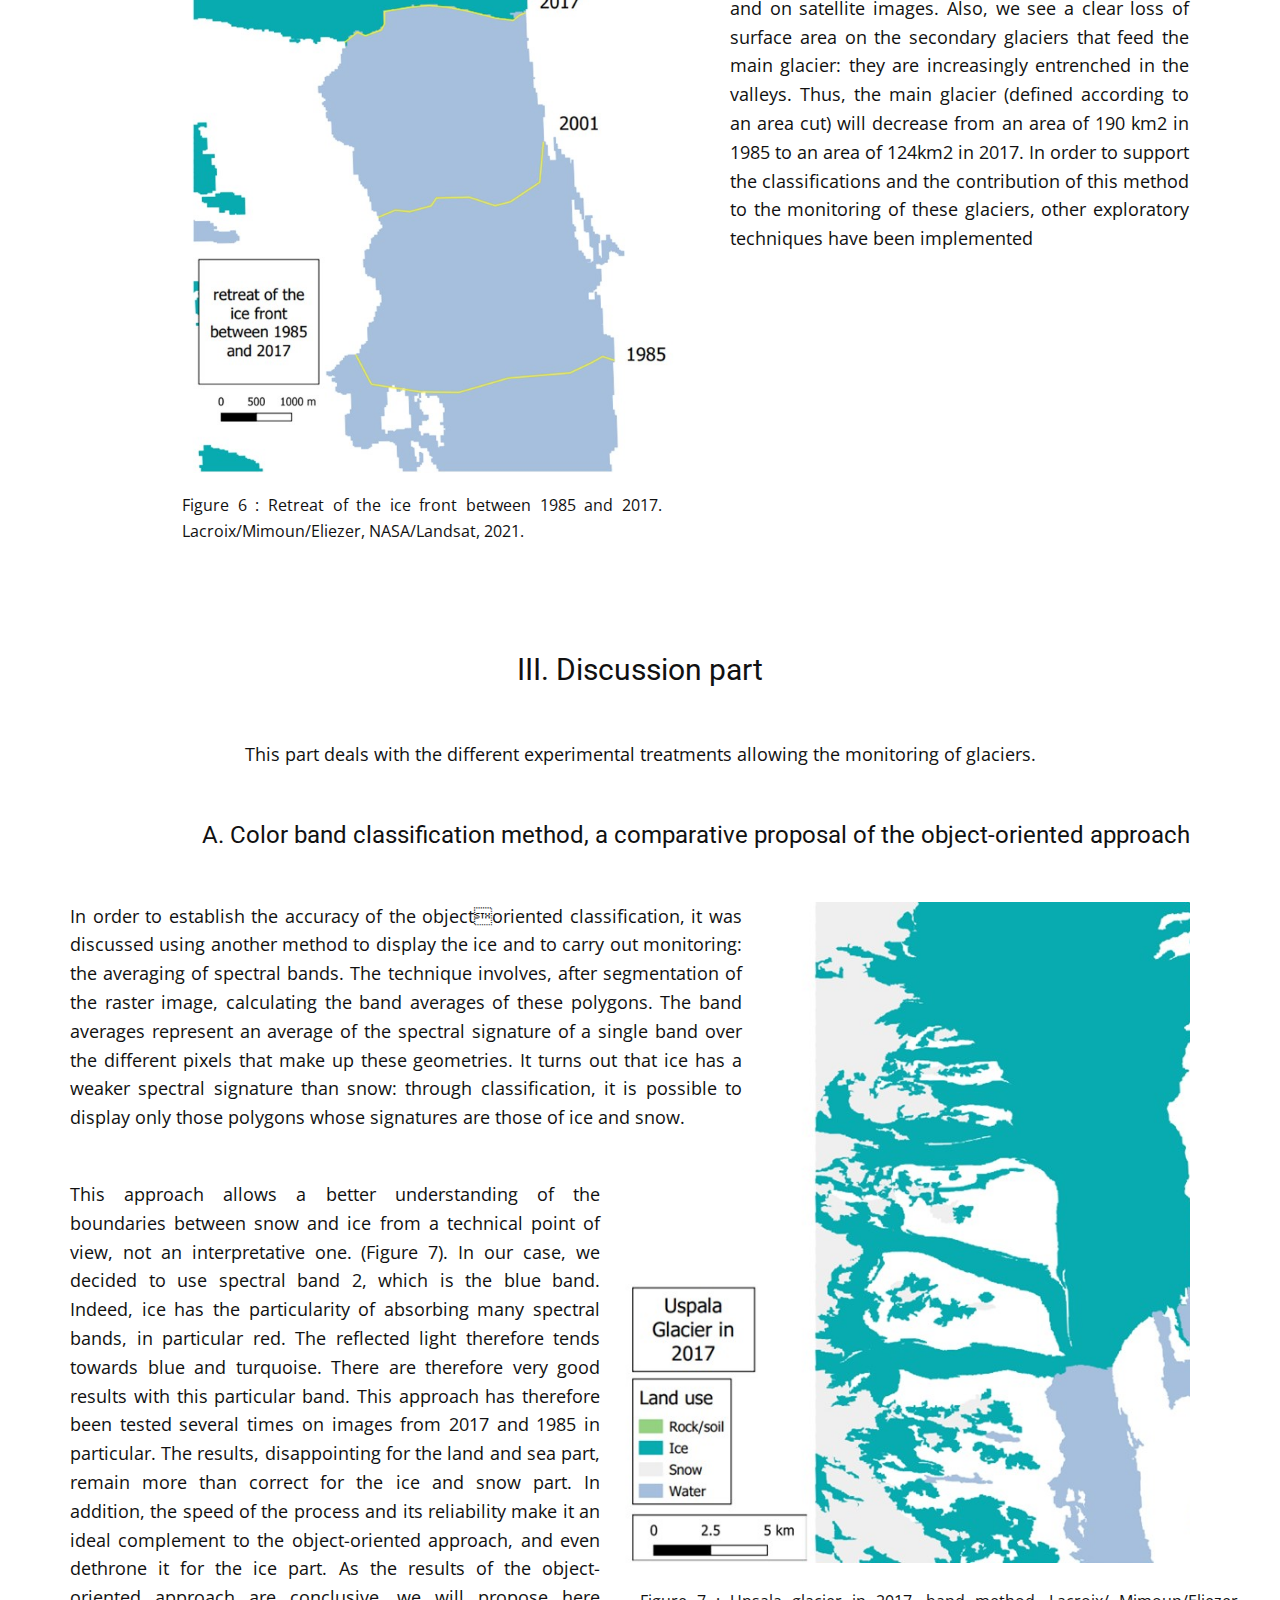
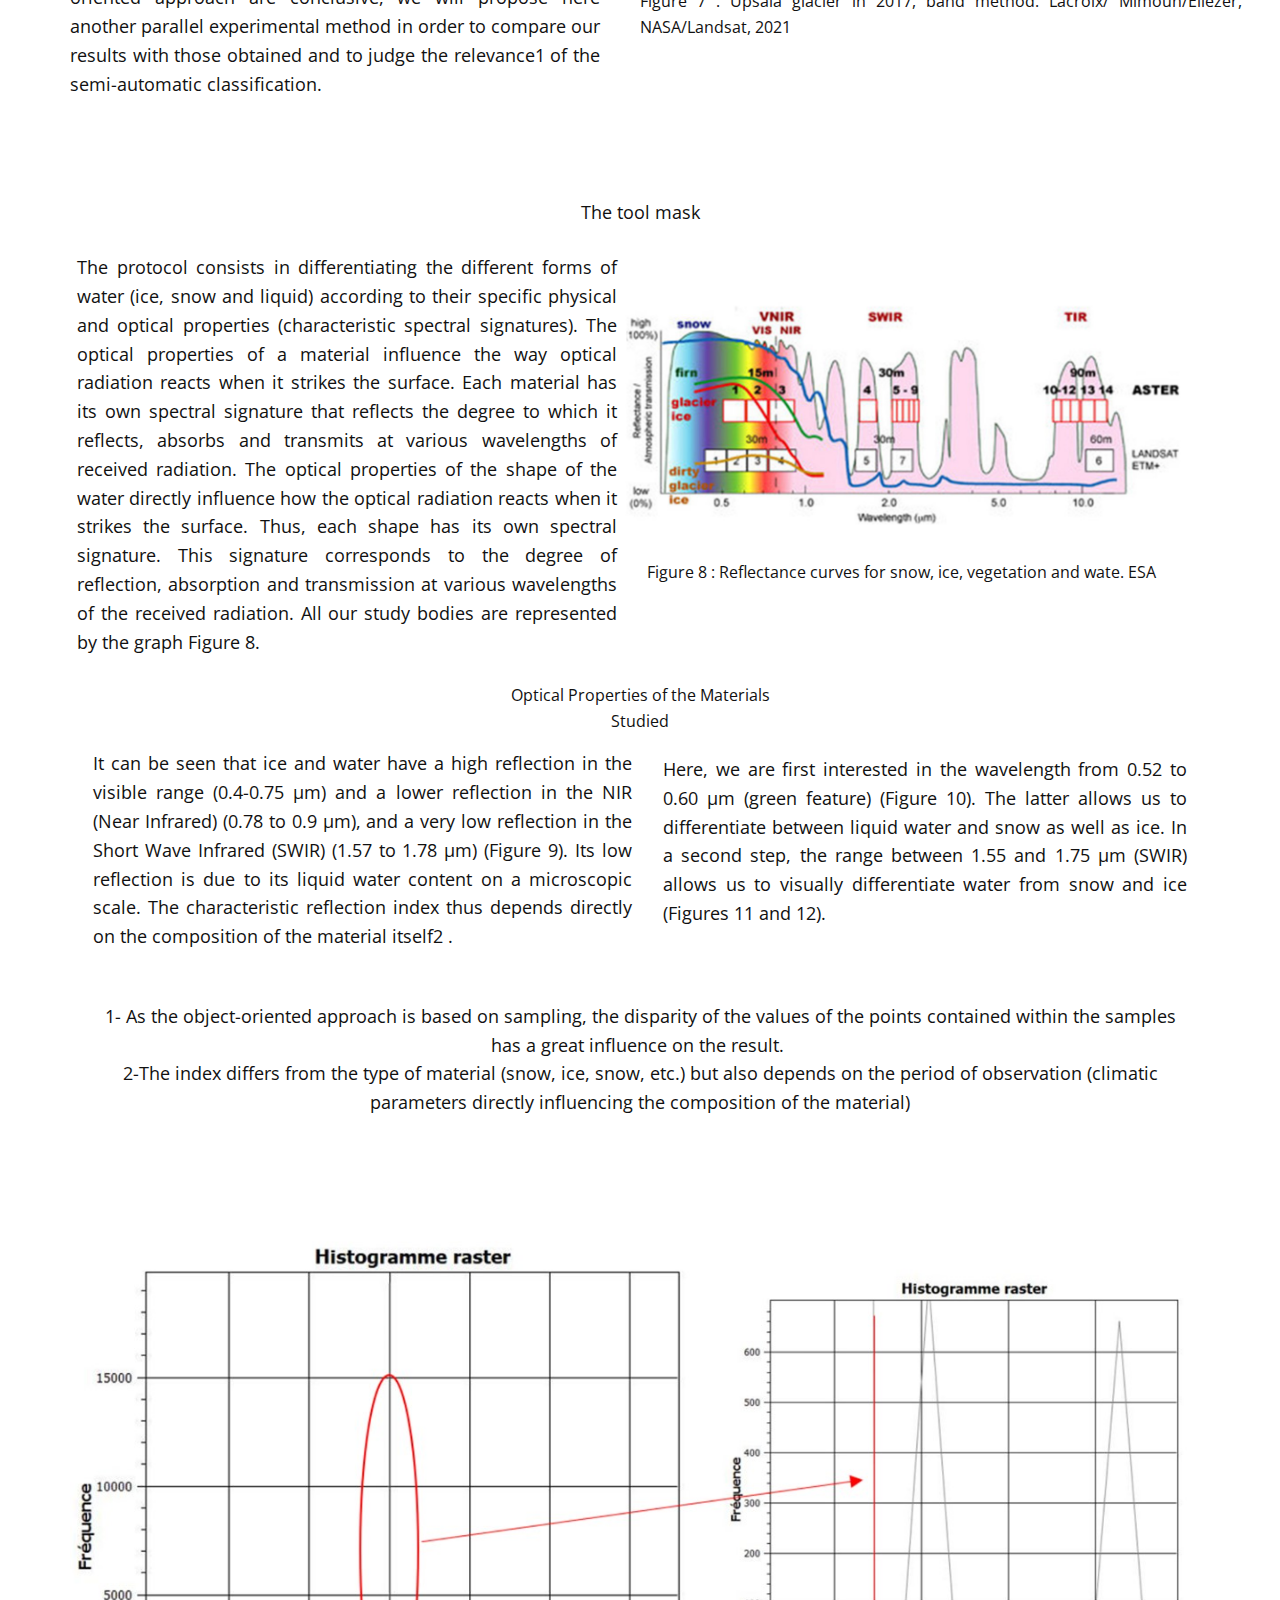
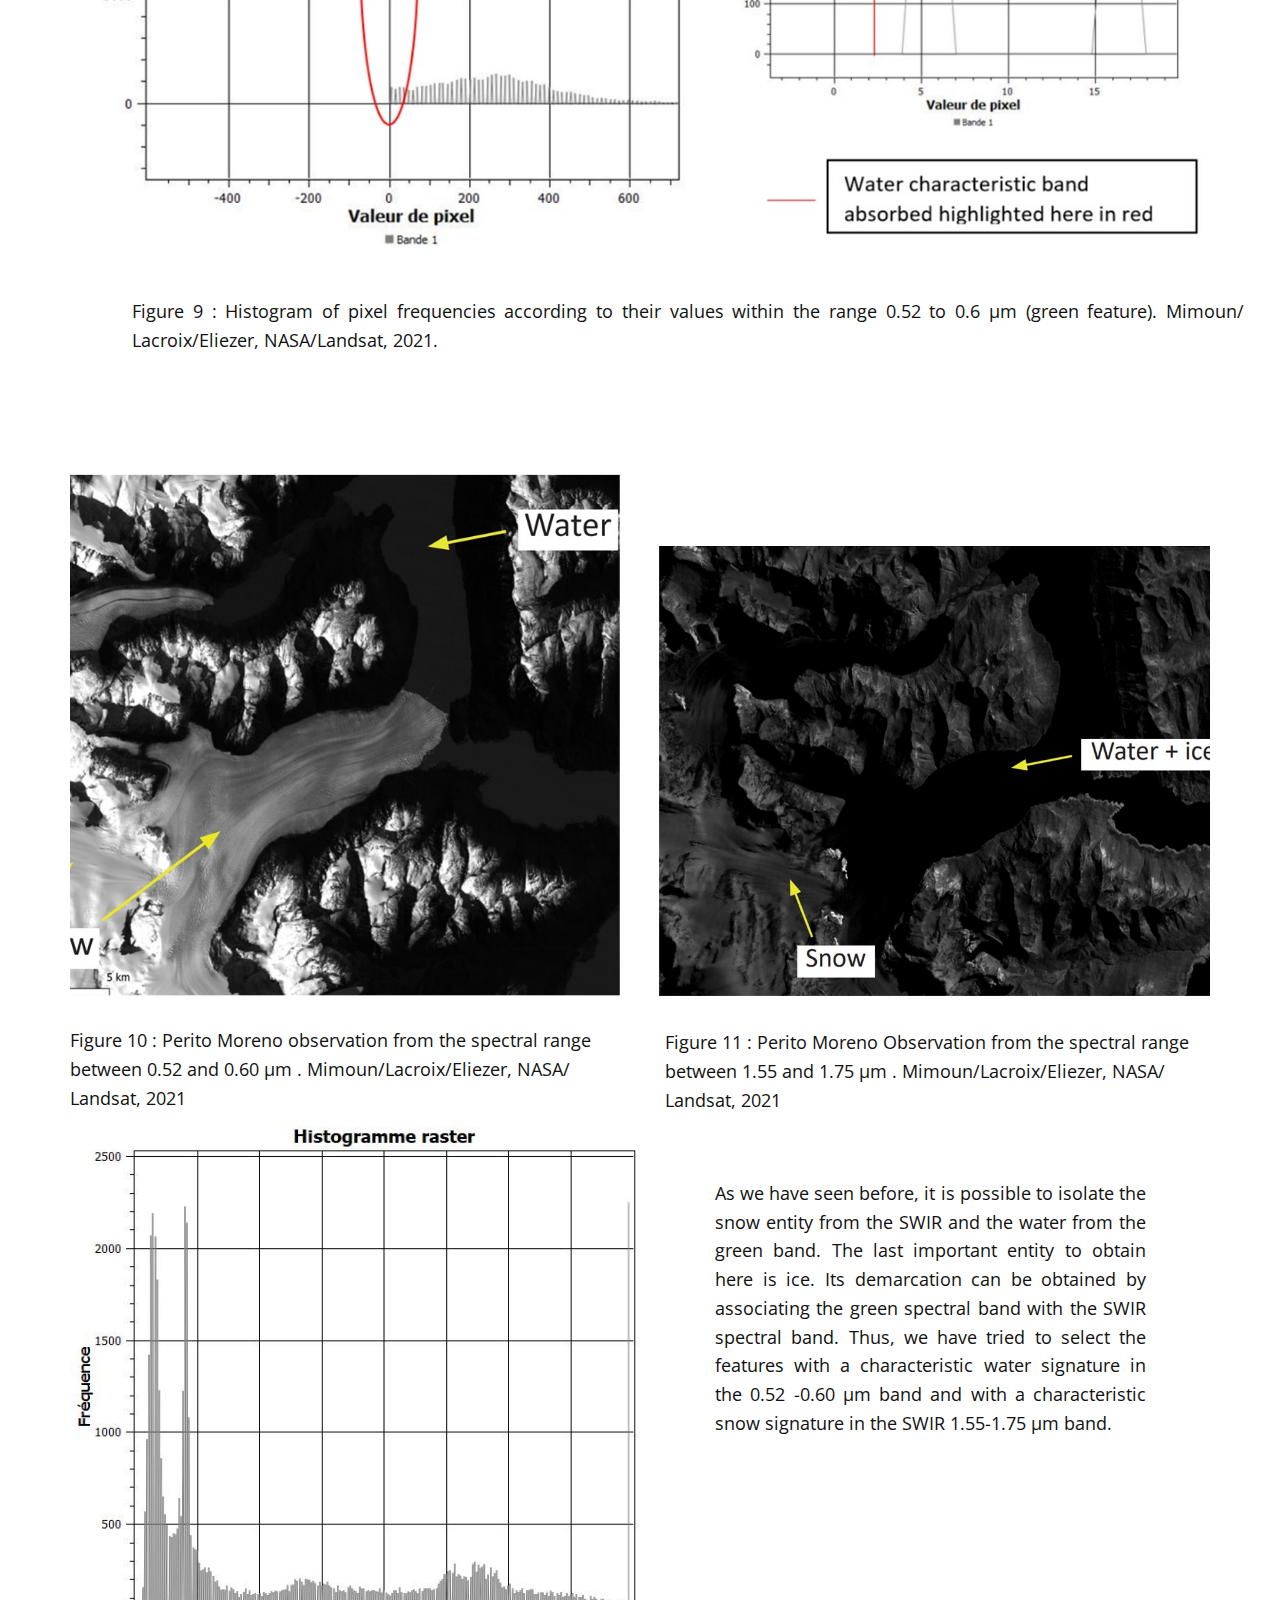
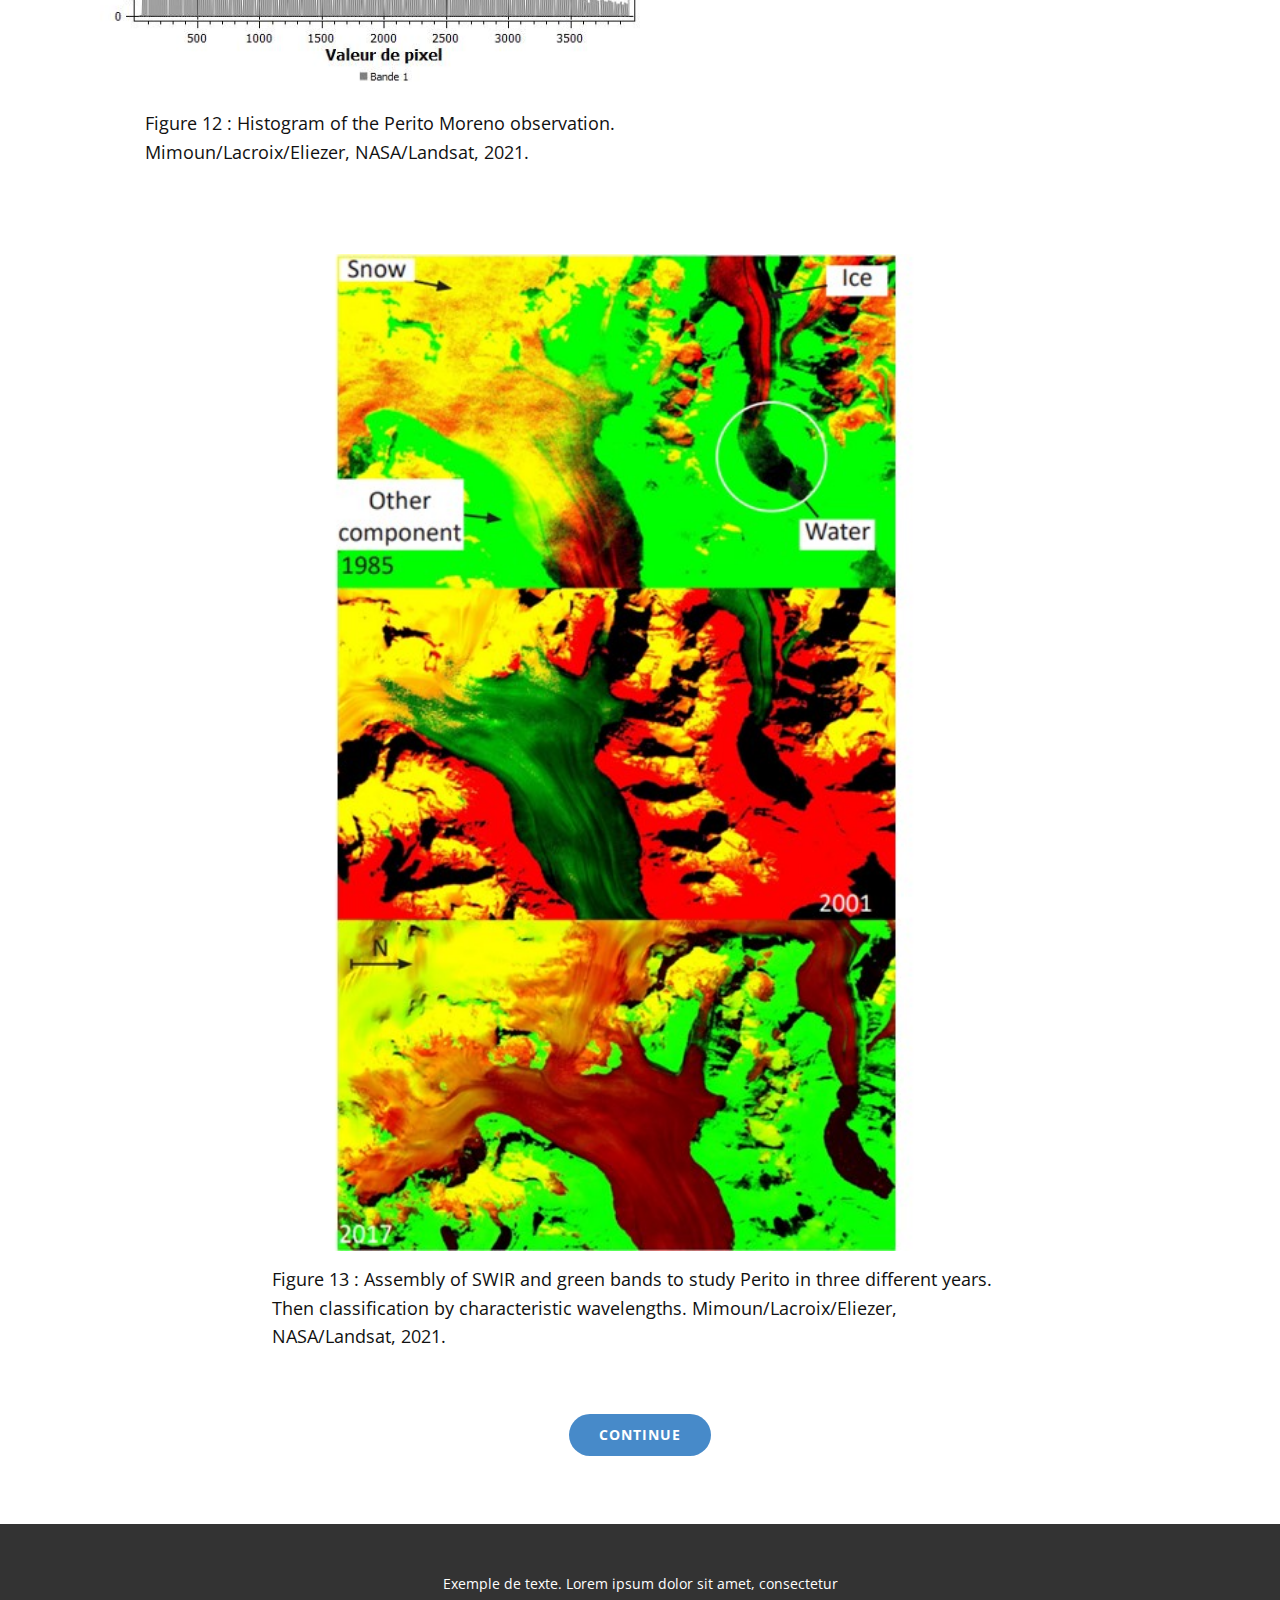
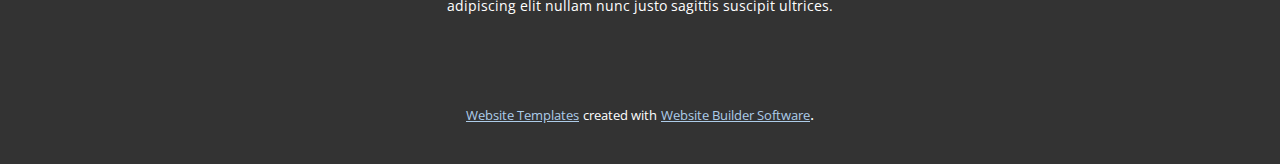
<file: Page-1.html>
<!DOCTYPE html>
<html style="font-size: 16px;">
  <head>
    <meta name="viewport" content="width=device-width, initial-scale=1.0">
    <meta charset="utf-8">
    <meta name="keywords" content="INTUITIVE">
    <meta name="description" content="">
    <meta name="page_type" content="np-template-header-footer-from-plugin">
    <title>Page 1</title>
    <link rel="stylesheet" href="nicepage.css" media="screen">
<link rel="stylesheet" href="Page-1.css" media="screen">
    <script class="u-script" type="text/javascript" src="jquery.js" defer=""></script>
    <script class="u-script" type="text/javascript" src="nicepage.js" defer=""></script>
    <meta name="generator" content="Nicepage 3.25.0, nicepage.com">
    <link id="u-theme-google-font" rel="stylesheet" href="https://fonts.googleapis.com/css?family=Roboto:100,100i,300,300i,400,400i,500,500i,700,700i,900,900i|Open+Sans:300,300i,400,400i,600,600i,700,700i,800,800i">
    
    
    
    
    
    
    
    
    
    
    
    
    
    
    
    
    
    <script type="application/ld+json">{
		"@context": "http://schema.org",
		"@type": "Organization",
		"name": ""
}</script>
    <meta name="theme-color" content="#478ac9">
    <meta property="og:title" content="Page 1">
    <meta property="og:type" content="website">
  </head>
  <body class="u-body"><header class="u-clearfix u-header u-header" id="sec-ab85"><div class="u-clearfix u-sheet u-sheet-1">
        <nav class="u-menu u-menu-dropdown u-offcanvas u-menu-1">
          <div class="menu-collapse" style="font-size: 1rem; letter-spacing: 0px;">
            <a class="u-button-style u-custom-left-right-menu-spacing u-custom-padding-bottom u-custom-top-bottom-menu-spacing u-nav-link u-text-active-palette-1-base u-text-hover-palette-2-base" href="#">
              <svg><use xmlns:xlink="http://www.w3.org/1999/xlink" xlink:href="#menu-hamburger"></use></svg>
              <svg version="1.1" xmlns="http://www.w3.org/2000/svg" xmlns:xlink="http://www.w3.org/1999/xlink"><defs><symbol id="menu-hamburger" viewBox="0 0 16 16" style="width: 16px; height: 16px;"><rect y="1" width="16" height="2"></rect><rect y="7" width="16" height="2"></rect><rect y="13" width="16" height="2"></rect>
</symbol>
</defs></svg>
            </a>
          </div>
          <div class="u-nav-container">
            <ul class="u-nav u-unstyled u-nav-1"><li class="u-nav-item"><a class="u-button-style u-nav-link u-text-active-palette-1-base u-text-hover-palette-2-base" href="Accueil.html" style="padding: 10px 20px;">Accueil</a>
</li><li class="u-nav-item"><a class="u-button-style u-nav-link u-text-active-palette-1-base u-text-hover-palette-2-base" href="About.html" style="padding: 10px 20px;">About</a>
</li><li class="u-nav-item"><a class="u-button-style u-nav-link u-text-active-palette-1-base u-text-hover-palette-2-base" href="Contact.html" style="padding: 10px 20px;">Contact</a>
</li><li class="u-nav-item"><a class="u-button-style u-nav-link u-text-active-palette-1-base u-text-hover-palette-2-base" href="Page-1.html" style="padding: 10px 20px;">Page 1</a>
</li><li class="u-nav-item"><a class="u-button-style u-nav-link u-text-active-palette-1-base u-text-hover-palette-2-base" href="Page-2.html" style="padding: 10px 20px;">Page 2</a>
</li></ul>
          </div>
          <div class="u-nav-container-collapse">
            <div class="u-black u-container-style u-inner-container-layout u-opacity u-opacity-95 u-sidenav">
              <div class="u-sidenav-overflow">
                <div class="u-menu-close"></div>
                <ul class="u-align-center u-nav u-popupmenu-items u-unstyled u-nav-2"><li class="u-nav-item"><a class="u-button-style u-nav-link" href="Accueil.html">Accueil</a>
</li><li class="u-nav-item"><a class="u-button-style u-nav-link" href="About.html">About</a>
</li><li class="u-nav-item"><a class="u-button-style u-nav-link" href="Contact.html">Contact</a>
</li><li class="u-nav-item"><a class="u-button-style u-nav-link" href="Page-1.html">Page 1</a>
</li><li class="u-nav-item"><a class="u-button-style u-nav-link" href="Page-2.html">Page 2</a>
</li></ul>
              </div>
            </div>
            <div class="u-black u-menu-overlay u-opacity u-opacity-70"></div>
          </div>
        </nav>
      </div></header>
    <section class="u-align-center u-clearfix u-image u-shading u-section-1" src="" data-image-width="1280" data-image-height="960" id="sec-e823">
      <div class="u-clearfix u-sheet u-sheet-1">
        <h1 class="u-text u-title u-text-1">Glacier monitoring by remote sensing</h1>
        <p class="u-large-text u-text u-text-variant u-text-2">The case of the Perito Moreno and 
the Upsala Glacier, Argentine Patagonia</p>
        <h6 class="u-text u-text-3">MIMOUN Llyodore - LACROIX Matthieu - IRA Eliezer</h6>
        <a href="#" class="u-border-2 u-border-palette-1-base u-btn u-button-style u-none u-radius-0 u-btn-1">Read More</a>
        <p class="u-text u-text-palette-1-light-1 u-text-4">Picture of the Perito Moreno glacier&nbsp;https://escales.ponant.com</p>
      </div>
    </section>
    <section class="u-clearfix u-section-2" id="sec-3906">
      <div class="u-clearfix u-sheet u-sheet-1">
        <div class="u-clearfix u-expanded-width u-layout-wrap u-layout-wrap-1">
          <div class="u-layout">
            <div class="u-layout-row">
              <div class="u-container-style u-image u-layout-cell u-size-30 u-image-1" data-image-width="1600" data-image-height="1082">
                <div class="u-container-layout u-container-layout-1">
                  <p class="u-text u-text-palette-1-light-1 u-text-1">glacier Uspala&nbsp;https://img.over-blog-kiwi.com/0/57/18/55/20170513/ob_4aee5e_d2-5505-bis.jpg</p>
                </div>
              </div>
              <div class="u-container-style u-layout-cell u-size-30 u-layout-cell-2">
                <div class="u-container-layout u-container-layout-2">
                  <p class="u-align-justify u-text u-text-2">Nestled in Argentine Patagonia, the Perito Moreno and Upsala glaciers are facing climate change, 
but in very different ways. How can the use of remote sensing tools help, in a context of global warming, to 
monitor glaciers as vast as these two behemoths? This is what will be seen in this study</p>
                </div>
              </div>
            </div>
          </div>
        </div>
        <a href="https://nicepage.com/k/hacker-website-templates" class="u-btn u-btn-round u-button-style u-hover-palette-1-light-2 u-palette-1-light-3 u-radius-50 u-btn-1"><span class="u-icon"><svg class="u-svg-content" viewBox="0 0 30.727 30.727" x="0px" y="0px" style="width: 1em; height: 1em;"><path d="M29.994,10.183L15.363,24.812L0.733,10.184c-0.977-0.978-0.977-2.561,0-3.536c0.977-0.977,2.559-0.976,3.536,0   l11.095,11.093L26.461,6.647c0.977-0.976,2.559-0.976,3.535,0C30.971,7.624,30.971,9.206,29.994,10.183z"></path></svg><img></span>&nbsp;Scroll
        </a>
      </div>
    </section>
    <section class="u-align-center u-clearfix u-section-3" id="sec-1a05">
      <div class="u-clearfix u-sheet u-sheet-1">
        <h3 class="u-text u-text-default u-text-1"> Postcard from the Los Glaciares National Park, 
Argentina</h3>
        <h5 class="u-align-justify u-text u-text-2">There are many ways to describe these two glaciers 
to you, but none of them would really fit the bill.</h5>
        <img class="u-image u-image-default u-image-1" src="images/Perito-Moreno-Glacier-Argentina-Los-Glaciares-National.jpg" alt="" data-image-width="1600" data-image-height="528">
        <p class="u-align-justify u-text u-text-3">This study aims to use remote sensing tools to 
monitor the evolution of these two glaciers between 
1985 and 2017. 
A first part will be devoted to the literature on these 
glaciers and the use of remote sensing for monitoring 
glacier masses in general. A second part will focus on 
the results obtained by the different classifications. 
The final part will present different experimental 
methods for the study of glaciers in a more general 
way.</p>
        <p class="u-align-justify u-text u-text-4">Two glaciers, 60 km apart, but with different 
dynamics: that is the summary of these ice monsters. 
And it is fair to say that the Perito Moreno and 
Upsala glaciers are special. The former, named after 
an Argentinian explorer, is one of the three glaciers 
in Patagonia that is not retreating from the relentless 
assault of climate change. With an area of about 250 
km2
, it has remained stable for decades.
The second, 60 kilometers further north, is one of 
the glaciers most affected by rising temperatures, 
struggling against the elements. With a total area 
of 870km2
, it is located in a glacier valley that 
flows into the same lake as the Perito Moreno. 
Both are located in the Los Glaciares National 
Park in southwest Santa Cruz Province, Argentina.&nbsp;</p>
        <p class="u-text u-text-palette-1-light-2 u-text-5">Los Glacieres National Park - Perito Moreno​ https://cdn.britannica.com</p>
      </div>
    </section>
    <section class="u-clearfix u-section-4" id="sec-f5f2">
      <div class="u-clearfix u-sheet u-sheet-1">
        <img class="u-image u-image-default u-image-1" src="images/photo_.jpg" alt="" data-image-width="1280" data-image-height="720">
        <p class="u-align-justify u-text u-text-1">In the following sections, 
zone 1 will represent the 
first zone of the study, 
namely the Perito Moreno 
area. Zone 2 focuses on 
the Upsala Glacier. (Figure 
1). These two areas are 
distant of 60 kilometers.</p>
        <p class="u-text u-text-2">Figure 1 : Location map of the 
study area. Lacroix/Mimoun/
Eliezer, NASA/Landsat, 2021.&nbsp;</p>
      </div>
    </section>
    <section class="u-align-center u-clearfix u-section-5" id="sec-ded1">
      <div class="u-clearfix u-sheet u-sheet-1">
        <h3 class="u-text u-text-default u-text-1">I. State of the art: the use of remote sensing 
for monitoring glaciers.&nbsp;</h3>
        <h6 class="u-text u-text-default u-text-2"> This section will give a quick overview of the use of 
sensing for glacier monitoring. </h6>
        <h4 class="u-text u-text-default u-text-3">A. Work done on glacier monitoring</h4>
        <p class="u-align-justify u-text u-text-4"> The use of satellite imagery has multiple advantages 
when it comes to glaciology. The main ones are 
the multispectral and multitemporal capabilities of 
the imagery, which are of unparalleled support for 
glacier mapping and monitoring, with the advantage 
of synoptic view over a large area (Hubbard &amp; 
Glasser 2005). Thus, in many remote areas such as 
Antarctica and the Himalayas, numerous inventory 
studies have been carried out. In Antarctica, for 
example, the monitoring of glaciers and the ice cap is 
crucial. Its melting will lead to a rise in sea levels that 
could prove catastrophic. Thus, as Baumhoer et al. 
(2018)1
 point out in their paper on Antarctic glaciers, 
satellite tracking can highlight dynamics of retreat of 
a large part of the ice sheet during certain periods. 
In the Himalayas, the process remains the same: 
using remote sensing to monitor retreating glaciers. 
For Kumar et al. (2019)2
, who studied glaciers in the 
Bhutan High Himalayan, the use of these monitoring 
techniques allows the characterization of changes 
over a period from 1978 to 2017. </p>
        <p class="u-align-justify u-text u-text-5">Closer to home in 
Europe, Rabatel et al. (2002)3
 used remote sensing to 
conduct glacier mass monitoring on the Mont Blanc 
glacier in the French Alps. <br>In short, remote sensing makes it possible to measure 
the spatial dynamics of glaciers. This makes it possible 
to evaluate the loss or gain of glacier territory 
over a more or less significant period (between 15 
and 30 years). As climatic phenomena take place 
over a long period of time, it is often preferable to 
take a relatively long time span for a given glacier 
in order to determine variations in the spatial 
coverage of the glacier, glacier movements and the 
physical evolution of the glacier object itself. Some 
work carried out in France for mountain glaciers in 
temperate zones has shown the relevance of using 
high-resolution images. Fallourd (2012)4
 has carried 
out a thesis on the monitoring of alpine glaciers, 
which demonstrates the potential of SAR images for 
measuring the surface displacement of glaciers. 
        </p>
      </div>
    </section>
    <section class="u-clearfix u-section-6" id="sec-356d">
      <div class="u-clearfix u-sheet u-sheet-1">
        <img class="u-image u-image-default u-image-1" src="images/photo_2.jpg" alt="" data-image-width="1280" data-image-height="720">
        <h4 class="u-align-center u-text u-text-default u-text-1"> B. Perito Moreno and Upsala Glacier in the 
scientific literature</h4>
        <p class="u-align-justify u-text u-text-2">These two glaciers have been monitored in recent 
years. Thus, Lenzano et al. (2018)5
 proposed a follow&nbsp;up of the Perito Moreno using...cameras left at 
strategic locations for months. This monitoring made 
it possible to study the variations, minimal from a 
satellite point of view, that this glacier faces in terms 
of its ice front. Another study, published in 2015 by 
Minowa et al.
, focuses on the difference between the 
Perito Moreno and the Ameghino Glacier, which we 
will come back to briefly later. Once again, this study 
focuses on the retreat of the Ameghino Glacier, which 
is located 3 km further north of the Perito Moreno, 
but which has experienced a significant retreat of its 
ice front and his surface elevation. (Figure 2)<br>
          <br>
        </p>
        <p class="u-align-justify u-text u-text-3">As for the Upsala Glacier, its retreat is unfortunately 
well known. For example, Skvarca et al. (2003)6
study the rapid melting of this glacier by studying 
the inter-seasonal variation, which is estimated 
to be around 400 m. The glacier was subject to an 
almost continuous recession from the end of 1978 
until 1999, with periodic slowdowns. However, this 
study mentions that the change has been more at 
the western edge of the glacier. Since 1999, both 
recession and advance movements have been 
observed. In another study by Moragues et al. 
(2018)7
, they study the velocity of the glacier using 
different imaging techniques to study the areas 
that are moving the most. Other papers talk about&nbsp;the Patagonian ice field in a broader way, such as 
the paper by Foresta et al. (2018)8
, studying the 
variations in this large area.</p>
        <p class="u-text u-text-4">Figure 2 : Surface-elevation changes over GPM and GA from 
2000 to 2008. Minowa et al. (2015).&nbsp;</p>
      </div>
    </section>
    <section class="u-align-center u-clearfix u-section-7" id="sec-8f8f">
      <div class="u-clearfix u-sheet u-sheet-1">
        <h4 class="u-text u-text-default u-text-1">II. A story about classification</h4>
        <p class="u-text u-text-default u-text-2">This section presents the methods and results of this 
study</p>
        <h4 class="u-text u-text-3"> A. Method</h4>
        <p class="u-align-justify u-text u-text-4">In order to deal with our subject, we chose to use 
images from the Landsat 5 and Landsat 8 satellites. 
The advantage of this satellite, apart from its 30m 
resolution in almost all its bands, is precisely its long 
period of service, which allows it to be used as far 
back as the 1970s. Its regular returns, its quality and 
its number of spectral bands covering the visible, 
infrared and thermal bands make it a preferred 
choice for a temporal study. In addition, its coverage 
is large, extending over 170x170km. </p>
        <p class="u-align-justify u-text u-text-5">We were unable to obtain images from January due to cloud cover. The 
2001 image has only 3% cloud cover, with a quality 
similar to the previous one. 
Finally, a last image dated 4 February 2017 
is used. The cloud cover is 6.18%, the image 
quality is also similar. No more recent images 
will follow, mainly because of the cloud cover.
All these images were then radiometrically 
processed to correct for atmospheric disturbances 
in the images, using the metadata files provided. 
Next, the bands had to be stacked into a new raster 
and then came the clipping stage to match the two 
glaciers. The cut-out area was defined on the basis 
of the 1985 satellite image: we assumed that the 
glaciers were retreating and that a certain amount 
of security was therefore needed to study their 
evolution. Then came the stage of classifying them.</p>
        <p class="u-align-justify u-text u-text-6">This study will 
only use the visible and infrared bands. 
Three images were therefore selected for 
processing (although more were downloaded and 
radiometrically corrected) at a similar time of the 
year in order to make a comparison. The choice 
was therefore made for the summer period in the 
southern hemisphere, when the glacier is at its 
minimum. A first image dating from 27 January 1985 
was selected. This image contains 35% cloud cover 
(but does not cover the desired areas), and an image 
quality of 9. It has the advantage, like the others that 
will follow, of covering the two study sites in a single 
file (see Annex 1 for all images). 
The second selected image was acquired on 12 
March 2001, 16 years later.&nbsp;&nbsp;</p>
        <img class="u-image u-image-default u-image-1" src="images/ob_bf3848_d2-5523-bis.jpg" alt="" data-image-width="1600" data-image-height="1086">
        <p class="u-text u-text-palette-1-light-2 u-text-7"> Perito Moreno&nbsp;https://img.over-blog-kiwi.com </p>
      </div>
    </section>
    <section class="u-align-center u-clearfix u-section-8" id="sec-c5ce">
      <div class="u-clearfix u-sheet u-sheet-1">
        <h4 class="u-text u-text-default u-text-1">B. The Object Oriented Approach</h4>
        <p class="u-align-justify u-text u-text-2">A total of 6 images were selected. The choice was 
made to use the object-oriented classification 
method, using 4 dominant classes: rock/bare ground, 
ice, snow and finally water. This simplification comes 
from the very purpose of the project: it is to have a 
follow-up of the glacier, and it would therefore be 
useless to clutter the image with too much spurious 
information.The classification was done in Qgis, with 
the OTB plugin. After segmentation, all the models 
received a Kappa index greater than 0.9 in their 
training phase. The results were satisfactory, and a 
manual correction was carried out in order to give 
the final classification a high degree of fidelity with 
respect to the original image.<br>
        </p>
        <p class="u-align-justify u-text u-text-3">The results obtained speak for themselves: zone 1 
was reconstructed in a very faithful manner (Figure 3 
and annex 2). The glacier tongue, which extends into 
the waters of Lake Argentino, shows a quasi-static 
form in the temporal evolution of the classifications. 
The valley in which it evolves is perfectly delineated. 
Zone 2 offers us a similar rendering: the glacier 
flowing into the cold waters of the lake offers an 
extremely precise ice front. Various lakes form on 
the eastern side of the glacier (Figure 4 and annex 2).<br>
        </p>
        <img class="u-image u-image-default u-image-1" src="images/photo_3.jpg" alt="" data-image-width="1280" data-image-height="720">
      </div>
    </section>
    <section class="u-clearfix u-section-9" id="sec-7790">
      <div class="u-clearfix u-sheet u-sheet-1">
        <img class="u-image u-image-default u-image-1" src="images/photo_4_1.jpg" alt="" data-image-width="1280" data-image-height="720">
        <h4 class="u-text u-text-default u-text-1"> C. Two glaciers with different dynamics</h4>
        <p class="u-align-justify u-text u-text-2">The glaciers in this study, although both present in 
the campo de hielo patago’nico sur, do not behave in 
the same way. 
The first, the Perito Moreno, is one of the few glaciers 
in Patagonia that is not retreating. It even advances 
by an average of 2 meters per day, but its calving 
(falling ice blocks) is regular, so it appears immobile 
on satellite images. This is the particularity of this 
glacier: no change is observed over the 32-year 
period we are studying. In fact, there is a balance 
between gain and loss of mass9
. As can be seen from 
the satellite images and the resulting classification, 
the only ice changes are from a nearby glacier. The 
Ameghino Glacier, which lies on the other side of the 
mountain north of the Perito Moreno, and which is 
fed by the same ice field, has seen a retreat of almost 
three kilometers over the same period. However, it is 
only five kilometers away from the latter.
In order to study the glacier dynamics of the area 
in more detail, you have to go 60 kilometers further 
north: here is the Uspala Glacier. Sadly known as 
an example of the melting of glaciers due to global 
warming, this glacier continues its inexorable retreat.&nbsp;&nbsp;</p>
        <p class="u-align-justify u-text u-text-3"> Figure 5 : Surface loss of the Upsala glacier between 1985 and 
2017. Lacroix/Mimoun/Eliezer, 2021.</p>
        <p class="u-align-justify u-text u-text-4">In 32 years, it has lost almost 50 km2
 (see Figure 5).
Its ice front has retreated by 8.2 kilometers. It has 
go​ne from a 4.35 kilometer front in 1985 to a 3.21kilometer front in 2017, gradually curling up into 
the glacial valley that serves as its bed (Figure 6).</p>
      </div>
    </section>
    <section class="u-clearfix u-section-10" id="sec-5ac6">
      <img class="u-image u-image-default u-image-1" src="images/photo_5.jpg" alt="" data-image-width="1280" data-image-height="720">
      <p class="u-align-justify u-text u-text-1">The loss of ice is clearly visible on the classifications 
and on satellite images. Also, we see a clear loss of 
surface area on the secondary glaciers that feed the 
main glacier: they are increasingly entrenched in the 
valleys. Thus, the main glacier (defined according to 
an area cut) will decrease from an area of 190 km2
 in 
1985 to an area of 124km2
 in 2017.
In order to support the classifications and the 
contribution of this method to the monitoring of 
these glaciers, other exploratory techniques have 
been implemented</p>
      <p class="u-align-justify u-text u-text-2">Figure 6 : Retreat of the ice front between 1985 and 2017. 
Lacroix/Mimoun/Eliezer, NASA/Landsat, 2021.&nbsp;</p>
    </section>
    <section class="u-clearfix u-section-11" id="sec-e8a3">
      <div class="u-clearfix u-sheet u-valign-middle u-sheet-1">
        <h3 class="u-text u-text-default u-text-1">III. Discussion part</h3>
        <p class="u-align-justify u-text u-text-default u-text-2">This part deals with the different experimental 
treatments allowing the monitoring of glaciers.</p>
        <h4 class="u-text u-text-default u-text-3">A. Color band classification method, a 
comparative proposal of the object-oriented 
approach</h4>
        <img class="u-image u-image-default u-image-1" src="images/photo_6.jpg" alt="" data-image-width="1280" data-image-height="720">
        <p class="u-align-justify u-text u-text-4">In order to establish the accuracy of the objectoriented classification, it was discussed using 
another method to display the ice and to carry out 
monitoring: the averaging of spectral bands. 
The technique involves, after segmentation of the 
raster image, calculating the band averages of these 
polygons. The band averages represent an average 
of the spectral signature of a single band over the&nbsp;different pixels that make up these geometries. It 
turns out that ice has a weaker spectral signature 
than snow: through classification, it is possible 
to display only those polygons whose signatures 
are those of ice and snow. </p>
        <p class="u-align-justify u-text u-text-5">Figure 7 : Upsala glacier in 2017, band method. Lacroix/
Mimoun/Eliezer, NASA/Landsat, 2021</p>
        <p class="u-align-justify u-text u-text-6">This approach allows a 
better understanding of the boundaries between&nbsp;snow and ice from a technical point of view, not an 
interpretative one. (Figure 7).
In our case, we decided to use spectral band 2, which 
is the blue band. Indeed, ice has the particularity of 
absorbing many spectral bands, in particular red. 
The reflected light therefore tends towards blue and 
turquoise. There are therefore very good results with 
this particular band. This approach has therefore been 
tested several times on images from 2017 and 1985 
in particular. The results, disappointing for the land 
and sea part, remain more than correct for the ice 
and snow part. In addition, the speed of the process 
and its reliability make it an ideal complement to the 
object-oriented approach, and even dethrone it for 
the ice part. 
As the results of the object-oriented approach are 
conclusive, we will propose here another parallel 
experimental method in order to compare our results 
with those obtained and to judge the relevance1
 of 
the semi-automatic classification.</p>
      </div>
    </section>
    <section class="u-align-center u-clearfix u-section-12" id="sec-ce0a">
      <div class="u-clearfix u-sheet u-sheet-1">
        <p class="u-text u-text-1">The tool mask</p>
        <img class="u-image u-image-default u-image-1" src="images/photo_7.jpg" alt="" data-image-width="1280" data-image-height="720">
        <p class="u-align-justify u-text u-text-2">The protocol consists in differentiating the different 
forms of water (ice, snow and liquid) according 
to their specific physical and optical properties 
(characteristic spectral signatures).
The optical properties of a material influence the 
way optical radiation reacts when it strikes the 
surface. Each material has its own spectral signature 
that reflects the degree to which it reflects, absorbs 
and transmits at various wavelengths of received 
radiation.
The optical properties of the shape of the water 
directly influence how the optical radiation reacts 
when it strikes the surface. Thus, each shape has its 
own spectral signature. This signature corresponds to 
the degree of reflection, absorption and transmission 
at various wavelengths of the received radiation. All 
our study bodies are represented by the graph Figure 
8.</p>
        <p class="u-align-justify u-text u-text-3">Figure 8 : Reflectance curves for snow, ice, vegetation and wate. 
ESA<span style="font-size: 1.125rem;"></span>
        </p>
        <p class="u-text u-text-4">Optical Properties of the Materials Studied</p>
        <p class="u-align-justify u-text u-text-5">It can be seen that ice and water have a high 
reflection in the visible range (0.4-0.75 µm) and 
a lower reflection in the NIR (Near Infrared) (0.78 
to 0.9 µm), and a very low reflection in the Short 
Wave Infrared (SWIR) (1.57 to 1.78 µm) (Figure 9). 
Its low reflection is due to its liquid water content 
on a microscopic scale. The characteristic reflection 
index thus depends directly on the composition of 
the material itself2
.</p>
        <p class="u-align-justify u-text u-text-6">Here, we are first interested in the wavelength from 
0.52 to 0.60 µm (green feature) (Figure 10). The 
latter allows us to differentiate between liquid water 
and snow as well as ice.
In a second step, the range between 1.55 and 1.75 
µm (SWIR) allows us to visually differentiate water 
from snow and ice (Figures 11 and 12). </p>
        <p class="u-text u-text-7">1- As the object-oriented approach is based on sampling, the disparity of the values of the points contained within the 
samples has a great influence on the result.&nbsp;<br> 2-The index differs from the type of material (snow, ice, snow, etc.) but also depends on the period of observation (climatic 
parameters directly influencing the composition of the material)
        </p>
      </div>
    </section>
    <section class="u-clearfix u-section-13" id="sec-3b07">
      <div class="u-clearfix u-sheet u-sheet-1">
        <img class="u-image u-image-default u-image-1" src="images/photo_8.jpg" alt="" data-image-width="1280" data-image-height="720">
        <p class="u-align-justify u-text u-text-1">Figure 9 : Histogram of pixel frequencies according to their values within the range 0.52 to 0.6 µm (green feature). Mimoun/
Lacroix/Eliezer, NASA/Landsat, 2021.</p>
      </div>
    </section>
    <section class="u-clearfix u-section-14" id="sec-ddcf">
      <div class="u-clearfix u-sheet u-valign-middle u-sheet-1">
        <img class="u-image u-image-default u-image-1" src="images/photo_9.jpg" alt="" data-image-width="1280" data-image-height="720">
        <img class="u-image u-image-default u-image-2" src="images/photo_10.jpg" alt="" data-image-width="1280" data-image-height="720">
        <p class="u-text u-text-1">Figure 10 : Perito Moreno observation from the spectral range 
between 0.52 and 0.60 µm . Mimoun/Lacroix/Eliezer, NASA/
Landsat, 2021</p>
        <p class="u-text u-text-2">Figure 11 : Perito Moreno Observation from the spectral range 
between 1.55 and 1.75 µm . Mimoun/Lacroix/Eliezer, NASA/
Landsat, 2021</p>
      </div>
    </section>
    <section class="u-clearfix u-section-15" id="sec-ab0b">
      <div class="u-clearfix u-sheet u-sheet-1">
        <img class="u-image u-image-default u-preserve-proportions u-image-1" src="images/absorbance_b5_generale.jpeg" alt="" data-image-width="600" data-image-height="600">
        <p class="u-align-justify u-text u-text-1">As we have seen before, it is possible to isolate the 
snow entity from the SWIR and the water from the 
green band. The last important entity to obtain here 
is ice. Its demarcation can be obtained by associating 
the green spectral band with the SWIR spectral band. 
Thus, we have tried to select the features with a 
characteristic water signature in the 0.52 -0.60 µm 
band and with a characteristic snow signature in the 
SWIR 1.55-1.75 µm band.</p>
        <p class="u-text u-text-2">Figure 12 : Histogram of the Perito Moreno observation. 
Mimoun/Lacroix/Eliezer, NASA/Landsat, 2021.&nbsp;</p>
      </div>
    </section>
    <section class="u-clearfix u-section-16" id="sec-2757">
      <img class="u-image u-image-default u-image-1" src="images/photo_11.jpg" alt="" data-image-width="1280" data-image-height="720">
      <p class="u-text u-text-1">Figure 13 : Assembly of SWIR and green bands to study Perito 
in three different years. Then classification by characteristic 
wavelengths. Mimoun/Lacroix/Eliezer, NASA/Landsat, 2021.</p>
      <a href="Page-2.html" data-page-id="1043300717" class="u-btn u-btn-round u-button-style u-hover-palette-1-light-1 u-palette-1-base u-radius-50 u-btn-1">Continue</a>
    </section>
    
    
    <footer class="u-align-center u-clearfix u-footer u-grey-80 u-footer" id="sec-b0a4"><div class="u-clearfix u-sheet u-sheet-1">
        <p class="u-small-text u-text u-text-variant u-text-1"> Exemple de texte. Lorem ipsum dolor sit amet, consectetur adipiscing elit nullam nunc justo sagittis suscipit ultrices.</p>
      </div></footer>
    <section class="u-backlink u-clearfix u-grey-80">
      <a class="u-link" href="https://nicepage.com/website-templates" target="_blank">
        <span>Website Templates</span>
      </a>
      <p class="u-text">
        <span>created with</span>
      </p>
      <a class="u-link" href="https://nicepage.com/" target="_blank">
        <span>Website Builder Software</span>
      </a>. 
    </section>
  </body>
</html>
</file>
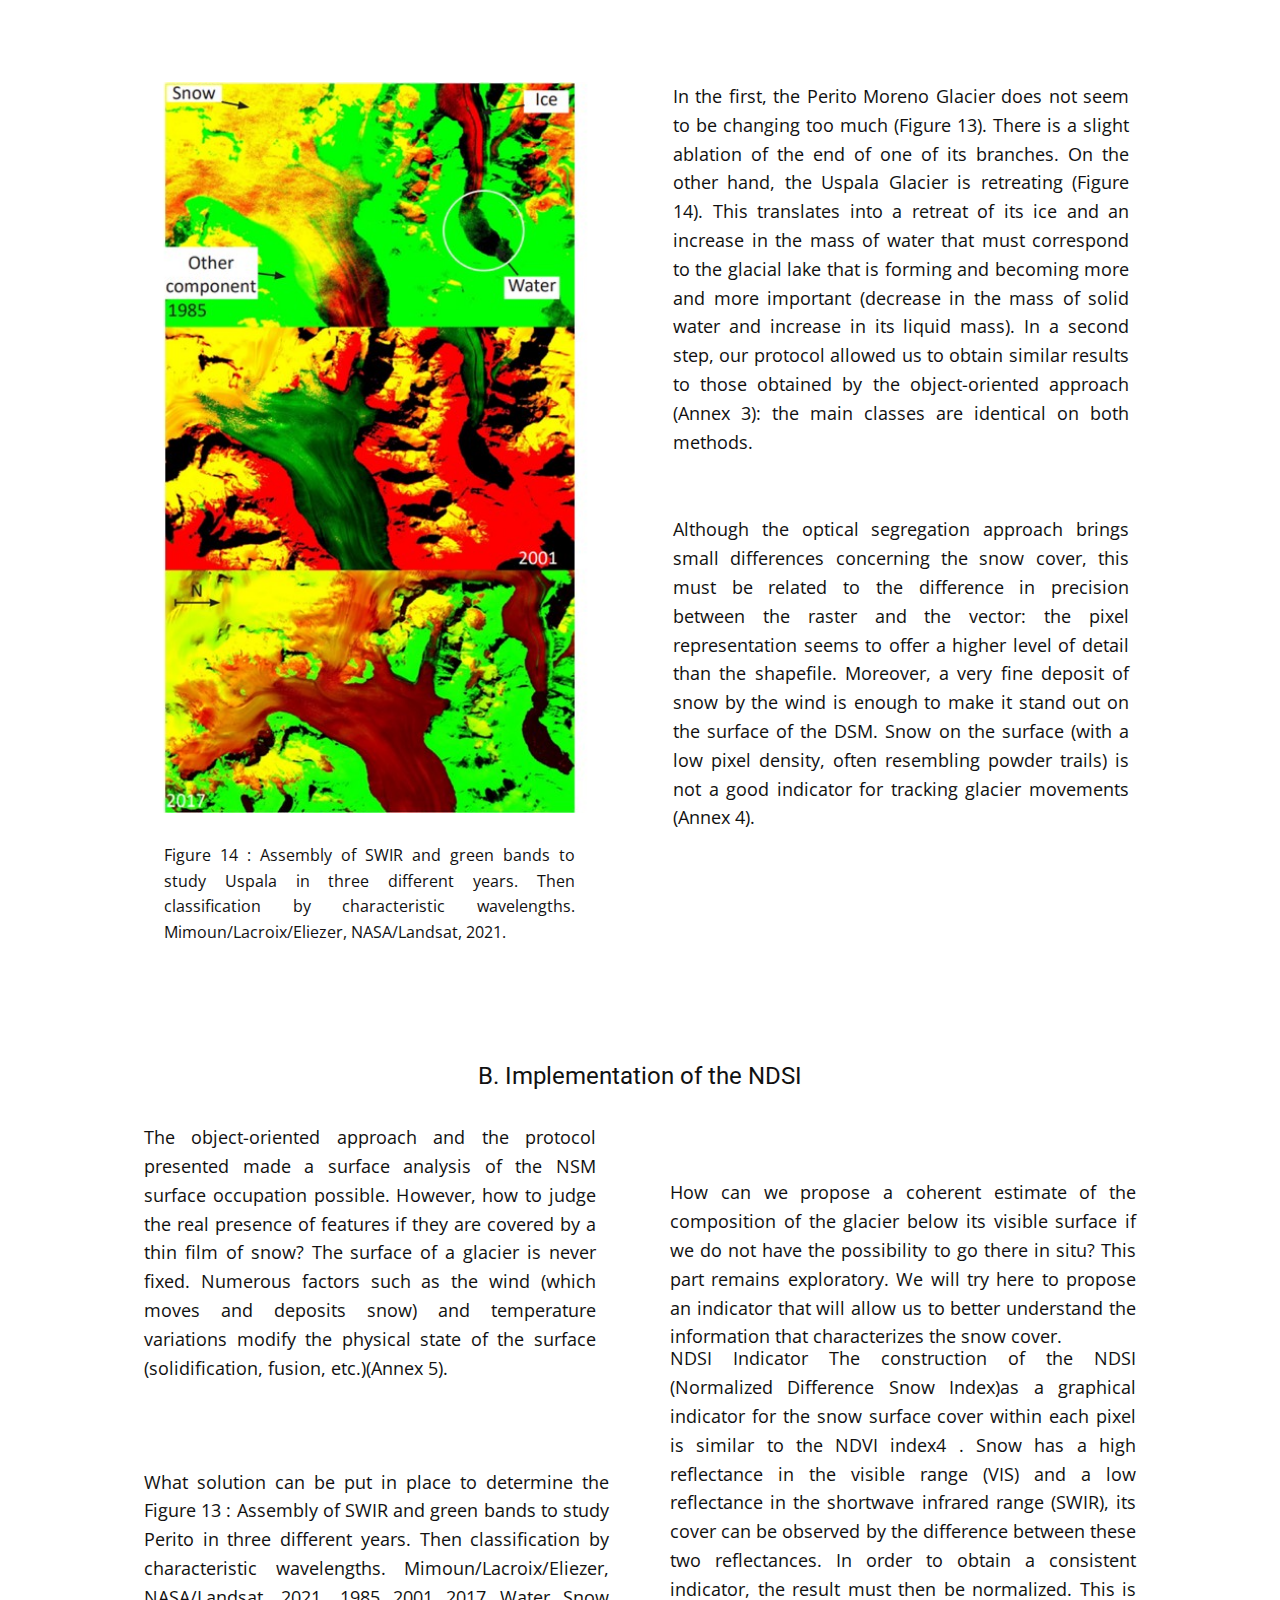
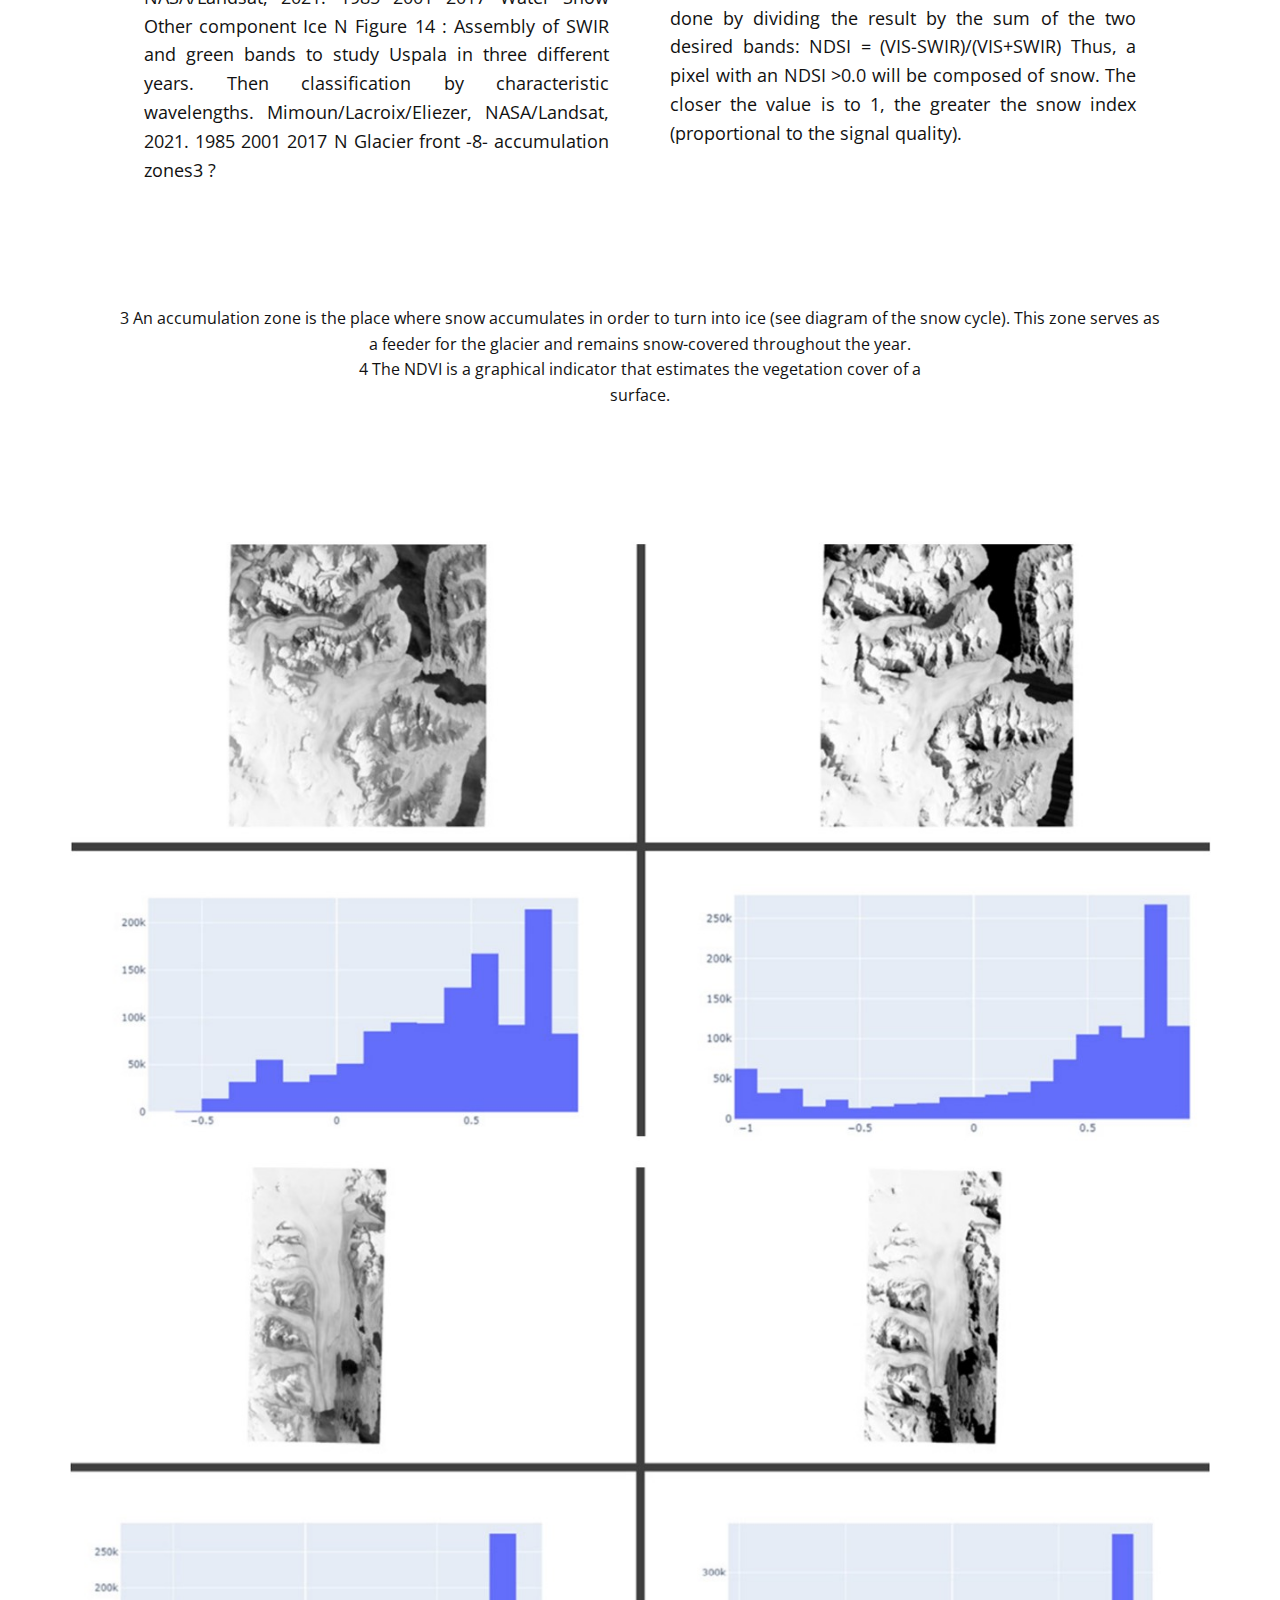
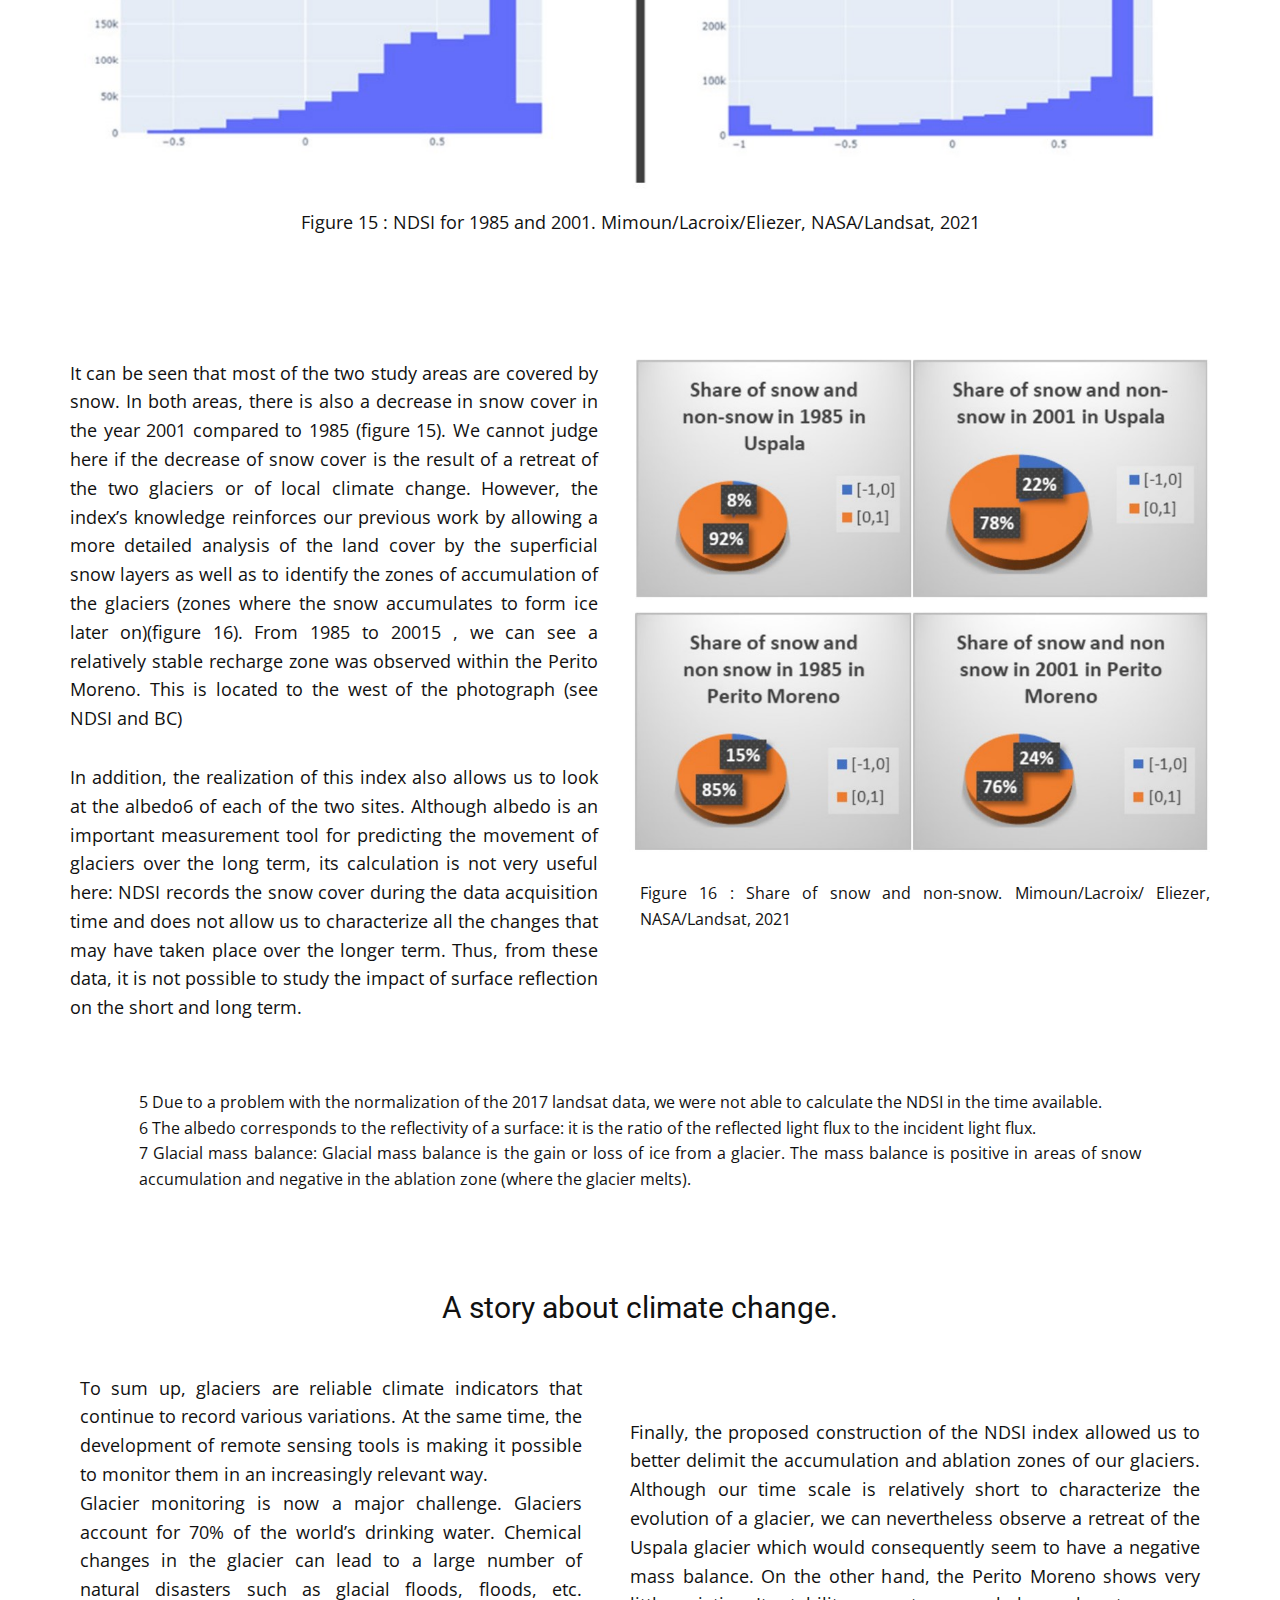
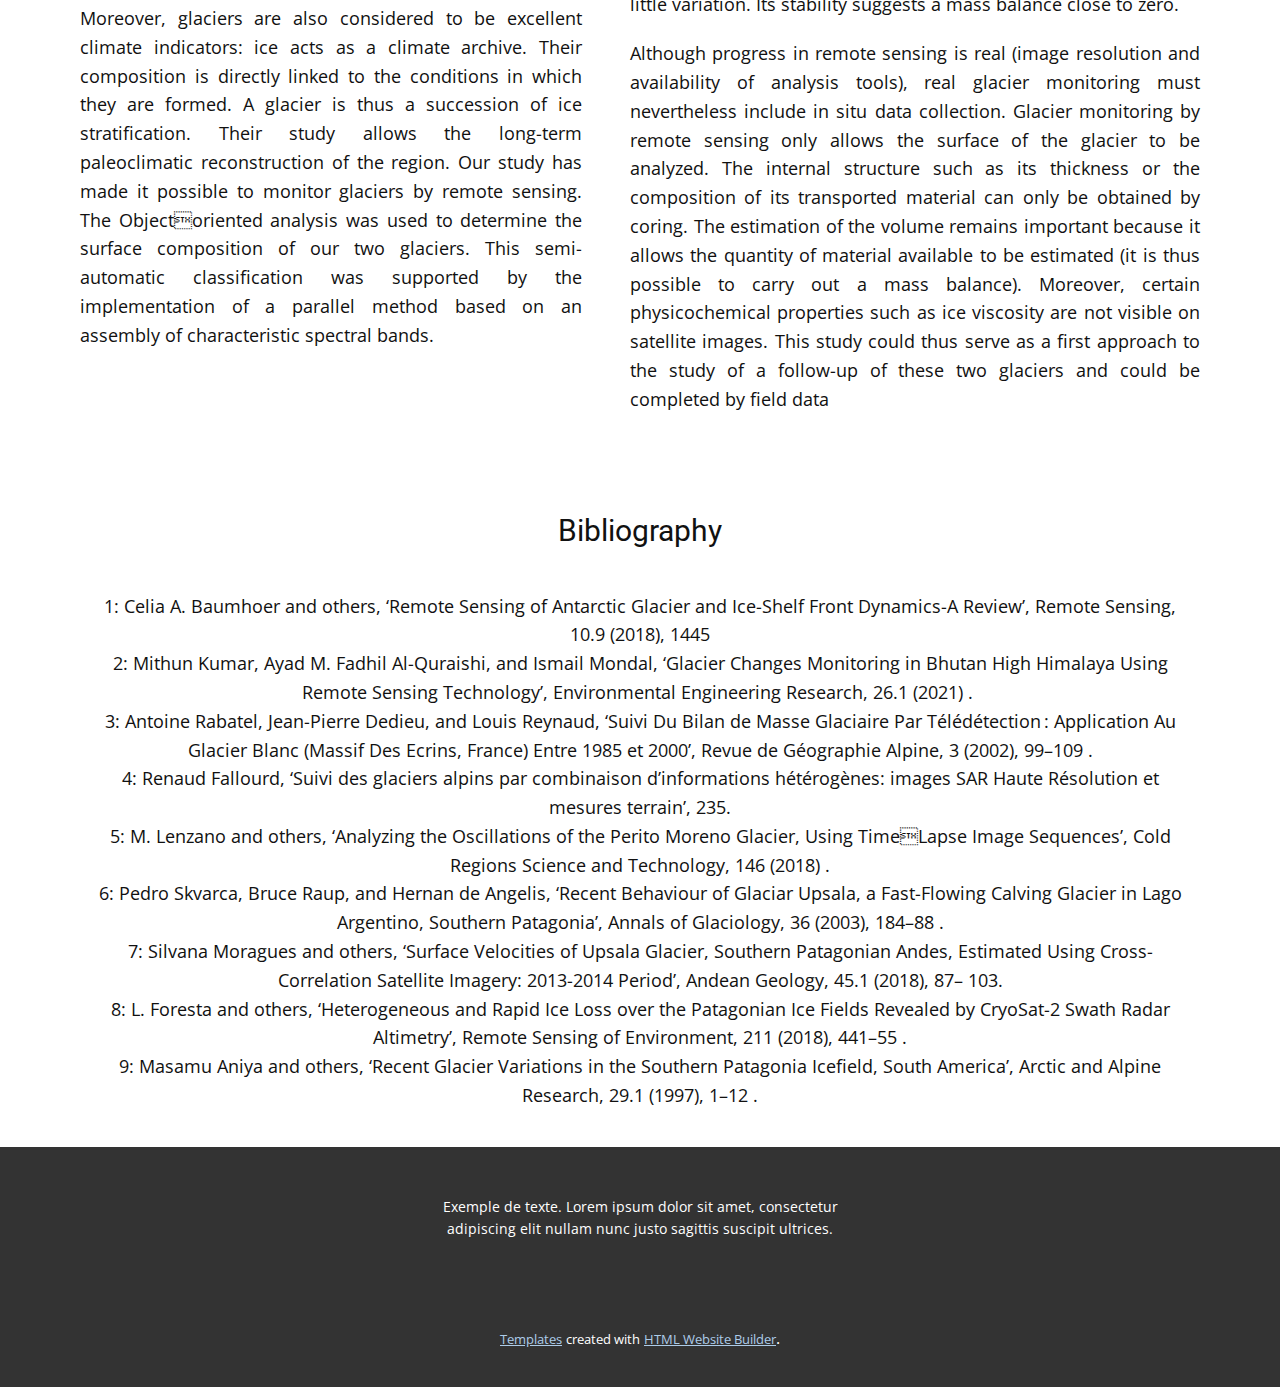
<file: Page-2.html>
<!DOCTYPE html>
<html style="font-size: 16px;">
  <head>
    <meta name="viewport" content="width=device-width, initial-scale=1.0">
    <meta charset="utf-8">
    <meta name="keywords" content="">
    <meta name="description" content="">
    <meta name="page_type" content="np-template-header-footer-from-plugin">
    <title>Page 2</title>
    <link rel="stylesheet" href="nicepage.css" media="screen">
<link rel="stylesheet" href="Page-2.css" media="screen">
    <script class="u-script" type="text/javascript" src="jquery.js" defer=""></script>
    <script class="u-script" type="text/javascript" src="nicepage.js" defer=""></script>
    <meta name="generator" content="Nicepage 3.25.0, nicepage.com">
    <link id="u-theme-google-font" rel="stylesheet" href="https://fonts.googleapis.com/css?family=Roboto:100,100i,300,300i,400,400i,500,500i,700,700i,900,900i|Open+Sans:300,300i,400,400i,600,600i,700,700i,800,800i">
    
    
    
    
    
    
    
    
    <script type="application/ld+json">{
		"@context": "http://schema.org",
		"@type": "Organization",
		"name": ""
}</script>
    <meta name="theme-color" content="#478ac9">
    <meta property="og:title" content="Page 2">
    <meta property="og:type" content="website">
  </head>
  <body class="u-body">
    <section class="u-clearfix u-section-1" id="sec-e539">
      <div class="u-clearfix u-sheet u-sheet-1">
        <img class="u-image u-image-default u-image-1" src="images/photo_11.jpg" alt="" data-image-width="1280" data-image-height="720">
        <p class="u-align-justify u-text u-text-1">In the first, the Perito Moreno Glacier does not seem 
to be changing too much (Figure 13). There is a slight 
ablation of the end of one of its branches. 
On the other hand, the Uspala Glacier is retreating 
(Figure 14). This translates into a retreat of its ice and 
an increase in the mass of water that must correspond 
to the glacial lake that is forming and becoming more 
and more important (decrease in the mass of solid 
water and increase in its liquid mass).
In a second step, our protocol allowed us to obtain 
similar results to those obtained by the object-oriented approach (Annex 3): the main classes are 
identical on both methods. </p>
        <p class="u-align-justify u-text u-text-2">Although the optical 
segregation approach brings small differences 
concerning the snow cover, this must be related to 
the difference in precision between the raster and&nbsp;the vector: the pixel representation seems to offer a 
higher level of detail than the shapefile. Moreover, 
a very fine deposit of snow by the wind is enough 
to make it stand out on the surface of the DSM. 
Snow on the surface (with a low pixel density, often 
resembling powder trails) is not a good indicator for 
tracking glacier movements (Annex 4).</p>
        <p class="u-align-justify u-text u-text-3">Figure 14 : Assembly of SWIR and green bands to study Uspala 
in three different years. Then classification by characteristic 
wavelengths. Mimoun/Lacroix/Eliezer, NASA/Landsat, 2021.</p>
      </div>
    </section>
    <section class="u-align-center u-clearfix u-section-2" id="sec-0cf1">
      <div class="u-clearfix u-sheet u-sheet-1">
        <h4 class="u-text u-text-default u-text-1">B. Implementation of the NDSI</h4>
        <p class="u-align-justify u-text u-text-2">The object-oriented approach and the protocol 
presented made a surface analysis of the NSM 
surface occupation possible. However, how to judge 
the real presence of features if they are covered 
by a thin film of snow? The surface of a glacier is 
never fixed. Numerous factors such as the wind 
(which moves and deposits snow) and temperature 
variations modify the physical state of the surface 
(solidification, fusion, etc.)(Annex 5).</p>
        <p class="u-align-justify u-text u-text-3">NDSI Indicator 
The construction of the NDSI (Normalized Difference 
Snow Index)as a graphical indicator for the snow 
surface cover within each pixel is similar to the NDVI&nbsp;index4
. Snow has a high reflectance in the visible 
range (VIS) and a low reflectance in the shortwave 
infrared range (SWIR), its cover can be observed by 
the difference between these two reflectances.
In order to obtain a consistent indicator, the result 
must then be normalized. This is done by dividing the 
result by the sum of the two desired bands: 
NDSI = (VIS-SWIR)/(VIS+SWIR)
Thus, a pixel with an NDSI &gt;0.0 will be composed of 
snow. The closer the value is to 1, the greater the 
snow index (proportional to the signal quality). </p>
        <p class="u-align-justify u-text u-text-4">What solution can be put in place to determine the 
Figure 13 : Assembly of SWIR and green bands to study Perito 
in three different years. Then classification by characteristic 
wavelengths. Mimoun/Lacroix/Eliezer, NASA/Landsat, 2021.
1985
2001
2017
Water
Snow
Other 
component
Ice 
N
Figure 14 : Assembly of SWIR and green bands to study Uspala 
in three different years. Then classification by characteristic 
wavelengths. Mimoun/Lacroix/Eliezer, NASA/Landsat, 2021.
1985
2001
2017
N
Glacier front
-8-
accumulation zones3
? </p>
        <p class="u-align-justify u-text u-text-5">How can we propose a coherent 
estimate of the composition of the glacier below its 
vis​ible surface if we do not have the possibility to go 
there in situ? This part remains exploratory. We will 
try here to propose an indicator that will allow us to 
better understand the information that characterizes 
the snow cover.</p>
        <p class="u-text u-text-6">3 An accumulation zone is the place where snow accumulates in order to turn into ice (see diagram of the snow cycle). This 
zone serves as a feeder for the glacier and remains snow-covered throughout the year. </p>
        <p class="u-text u-text-7">4 The NDVI is a graphical indicator that estimates the vegetation cover of a surface.</p>
      </div>
    </section>
    <section class="u-clearfix u-section-3" id="sec-fece">
      <div class="u-clearfix u-sheet u-sheet-1">
        <img class="u-image u-image-default u-image-1" src="images/photo_13.jpg" alt="" data-image-width="1280" data-image-height="720">
      </div>
    </section>
    <section class="u-clearfix u-section-4" id="sec-c126">
      <div class="u-clearfix u-sheet u-sheet-1">
        <img class="u-expanded-width u-image u-image-default u-image-1" src="images/photo_14.jpg" alt="" data-image-width="1280" data-image-height="720">
        <p class="u-text u-text-default u-text-1">Figure 15 : NDSI for 1985 and 2001. Mimoun/Lacroix/Eliezer, NASA/Landsat, 2021</p>
      </div>
    </section>
    <section class="u-clearfix u-section-5" id="sec-efeb">
      <div class="u-clearfix u-sheet u-valign-middle u-sheet-1">
        <img class="u-image u-image-default u-image-1" src="images/photo_15.jpg" alt="" data-image-width="1280" data-image-height="720">
        <p class="u-align-justify u-text u-text-1">It can be seen that most of the two study areas 
are covered by snow. In both areas, there is also a 
decrease in snow cover in the year 2001 compared 
to 1985 (figure 15).
We cannot judge here if the decrease of snow cover 
is the result of a retreat of the two glaciers or of local 
climate change. 
However, the index’s knowledge reinforces our 
previous work by allowing a more detailed analysis 
of the land cover by the superficial snow layers as 
well as to identify the zones of accumulation of the 
glaciers (zones where the snow accumulates to form 
ice later on)(figure 16). From 1985 to 20015
, we can 
see a relatively stable recharge zone was observed 
within the Perito Moreno. This is located to the west 
of the photograph (see NDSI and BC)</p>
        <p class="u-align-justify u-text u-text-2">In addition, the realization of this index also allows 
us to look at the albedo6
 of each of the two sites. 
Although albedo is an important measurement tool 
for predicting the movement of glaciers over the 
long term, its calculation is not very useful here: NDSI 
records the snow cover during the data acquisition 
time and does not allow us to characterize all the 
changes that may have taken place over the longer 
term. Thus, from these data, it is not possible to 
study the impact of surface reflection on the short 
and long term.</p>
        <p class="u-align-justify u-text u-text-3">Figure 16 : Share of snow and non-snow. Mimoun/Lacroix/
Eliezer, NASA/Landsat, 2021</p>
        <p class="u-align-justify u-text u-text-4">5 Due to a problem with the normalization of the 2017 landsat data, we were not able to calculate the NDSI in the time 
available.</p>
        <p class="u-align-justify u-text u-text-5">6 The albedo corresponds to the reflectivity of a surface: it is the ratio of the reflected light flux to the incident light flux.</p>
        <p class="u-align-justify u-text u-text-6">7 Glacial mass balance: Glacial mass balance is the gain or loss of ice from a glacier. The mass balance is positive in areas 
of snow accumulation and negative in the ablation zone (where the glacier melts).</p>
      </div>
    </section>
    <section class="u-align-center u-clearfix u-section-6" id="sec-d9a3">
      <div class="u-clearfix u-sheet u-sheet-1">
        <h3 class="u-text u-text-default u-text-1">A story about climate change.</h3>
        <p class="u-align-justify u-text u-text-2">To sum up, glaciers are reliable climate indicators that 
continue to record various variations. At the same 
time, the development of remote sensing tools is 
making it possible to monitor them in an increasingly 
relevant way.<br>Glacier monitoring is now a major challenge. Glaciers 
account for 70% of the world’s drinking water. 
Chemical changes in the glacier can lead to a large 
number of natural disasters such as glacial floods, 
floods, etc. Moreover, glaciers are also considered to 
be excellent climate indicators: ice acts as a climate 
archive. Their composition is directly linked to the 
conditions in which they are formed. A glacier is 
thus a succession of ice stratification. Their study 
allows the long-term paleoclimatic reconstruction 
of the region. Our study has made it possible to 
monitor glaciers by remote sensing. The Objectoriented analysis was used to determine the surface 
composition of our two glaciers. This semi-automatic 
classification was supported by the implementation 
of a parallel method based on an assembly of 
characteristic spectral bands. <br>
        </p>
        <p class="u-align-justify u-text u-text-3">Finally, the proposed 
construction of the NDSI index allowed us to better 
delimit the accumulation and ablation zones of our 
glaciers. Although our time scale is relatively short 
to characterize the evolution of a glacier, we can 
nevertheless observe a retreat of the Uspala glacier 
which would consequently seem to have a negative 
mass balance. On the other hand, the Perito Moreno 
shows very little variation. Its stability suggests a 
mass balance close to zero.</p>
        <p class="u-align-justify u-text u-text-4">Although progress in remote sensing is real (image 
resolution and availability of analysis tools), real 
glacier monitoring must nevertheless include in situ 
data collection. Glacier monitoring by remote sensing 
only allows the surface of the glacier to be analyzed. 
The internal structure such as its thickness or the 
composition of its transported material can only be 
obtained by coring. The estimation of the volume 
remains important because it allows the quantity of 
material available to be estimated (it is thus possible 
to carry out a mass balance). Moreover, certain 
physicochemical properties such as ice viscosity are 
not visible on satellite images. This study could thus 
serve as a first approach to the study of a follow-up 
of these two glaciers and could be completed by field 
data</p>
      </div>
    </section>
    <section class="u-align-center u-clearfix u-section-7" id="sec-e47e">
      <div class="u-clearfix u-sheet u-sheet-1">
        <h3 class="u-text u-text-default u-text-1">Bibliography</h3>
        <p class="u-text u-text-default u-text-2">1: Celia A. Baumhoer and others, ‘Remote Sensing of Antarctic Glacier and Ice-Shelf Front Dynamics-A 
Review’, Remote Sensing, 10.9 (2018), 1445<br>2: Mithun Kumar, Ayad M. Fadhil Al-Quraishi, and Ismail Mondal, ‘Glacier Changes Monitoring in Bhutan 
High Himalaya Using Remote Sensing Technology’, Environmental Engineering Research, 26.1 (2021) .&nbsp;<br>3: Antoine Rabatel, Jean-Pierre Dedieu, and Louis Reynaud, ‘Suivi Du Bilan de Masse Glaciaire Par 
Télédétection : Application Au Glacier Blanc (Massif Des Ecrins, France) Entre 1985 et 2000’, Revue de 
Géographie Alpine, 3 (2002), 99–109 .<br>4: Renaud Fallourd, ‘Suivi des glaciers alpins par combinaison d’informations hétérogènes: images SAR 
Haute Résolution et mesures terrain’, 235.<br>5: M. Lenzano and others, ‘Analyzing the Oscillations of the Perito Moreno Glacier, Using TimeLapse Image Sequences’, Cold Regions Science and Technology, 146 (2018) .<br>6: Pedro Skvarca, Bruce Raup, and Hernan de Angelis, ‘Recent Behaviour of Glaciar Upsala, a Fast-Flowing 
Calving Glacier in Lago Argentino, Southern Patagonia’, Annals of Glaciology, 36 (2003), 184–88 .<br>7: Silvana Moragues and others, ‘Surface Velocities of Upsala Glacier, Southern Patagonian Andes, 
Estimated Using Cross-Correlation Satellite Imagery: 2013-2014 Period’, Andean Geology, 45.1 (2018), 87–
103.<br>8: L. Foresta and others, ‘Heterogeneous and Rapid Ice Loss over the Patagonian Ice Fields Revealed 
by CryoSat-2 Swath Radar Altimetry’, Remote Sensing of Environment, 211 (2018), 441–55 .<br>9: Masamu Aniya and others, ‘Recent Glacier Variations in the Southern Patagonia Icefield, South 
America’, Arctic and Alpine Research, 29.1 (1997), 1–12 .
        </p>
      </div>
    </section>
    
    
    <footer class="u-align-center u-clearfix u-footer u-grey-80 u-footer" id="sec-b0a4"><div class="u-clearfix u-sheet u-sheet-1">
        <p class="u-small-text u-text u-text-variant u-text-1"> Exemple de texte. Lorem ipsum dolor sit amet, consectetur adipiscing elit nullam nunc justo sagittis suscipit ultrices.</p>
      </div></footer>
    <section class="u-backlink u-clearfix u-grey-80">
      <a class="u-link" href="https://nicepage.com/templates" target="_blank">
        <span>Templates</span>
      </a>
      <p class="u-text">
        <span>created with</span>
      </p>
      <a class="u-link" href="https://nicepage.com/html-website-builder" target="_blank">
        <span>HTML Website Builder</span>
      </a>. 
    </section>
  </body>
</html>
</file>
